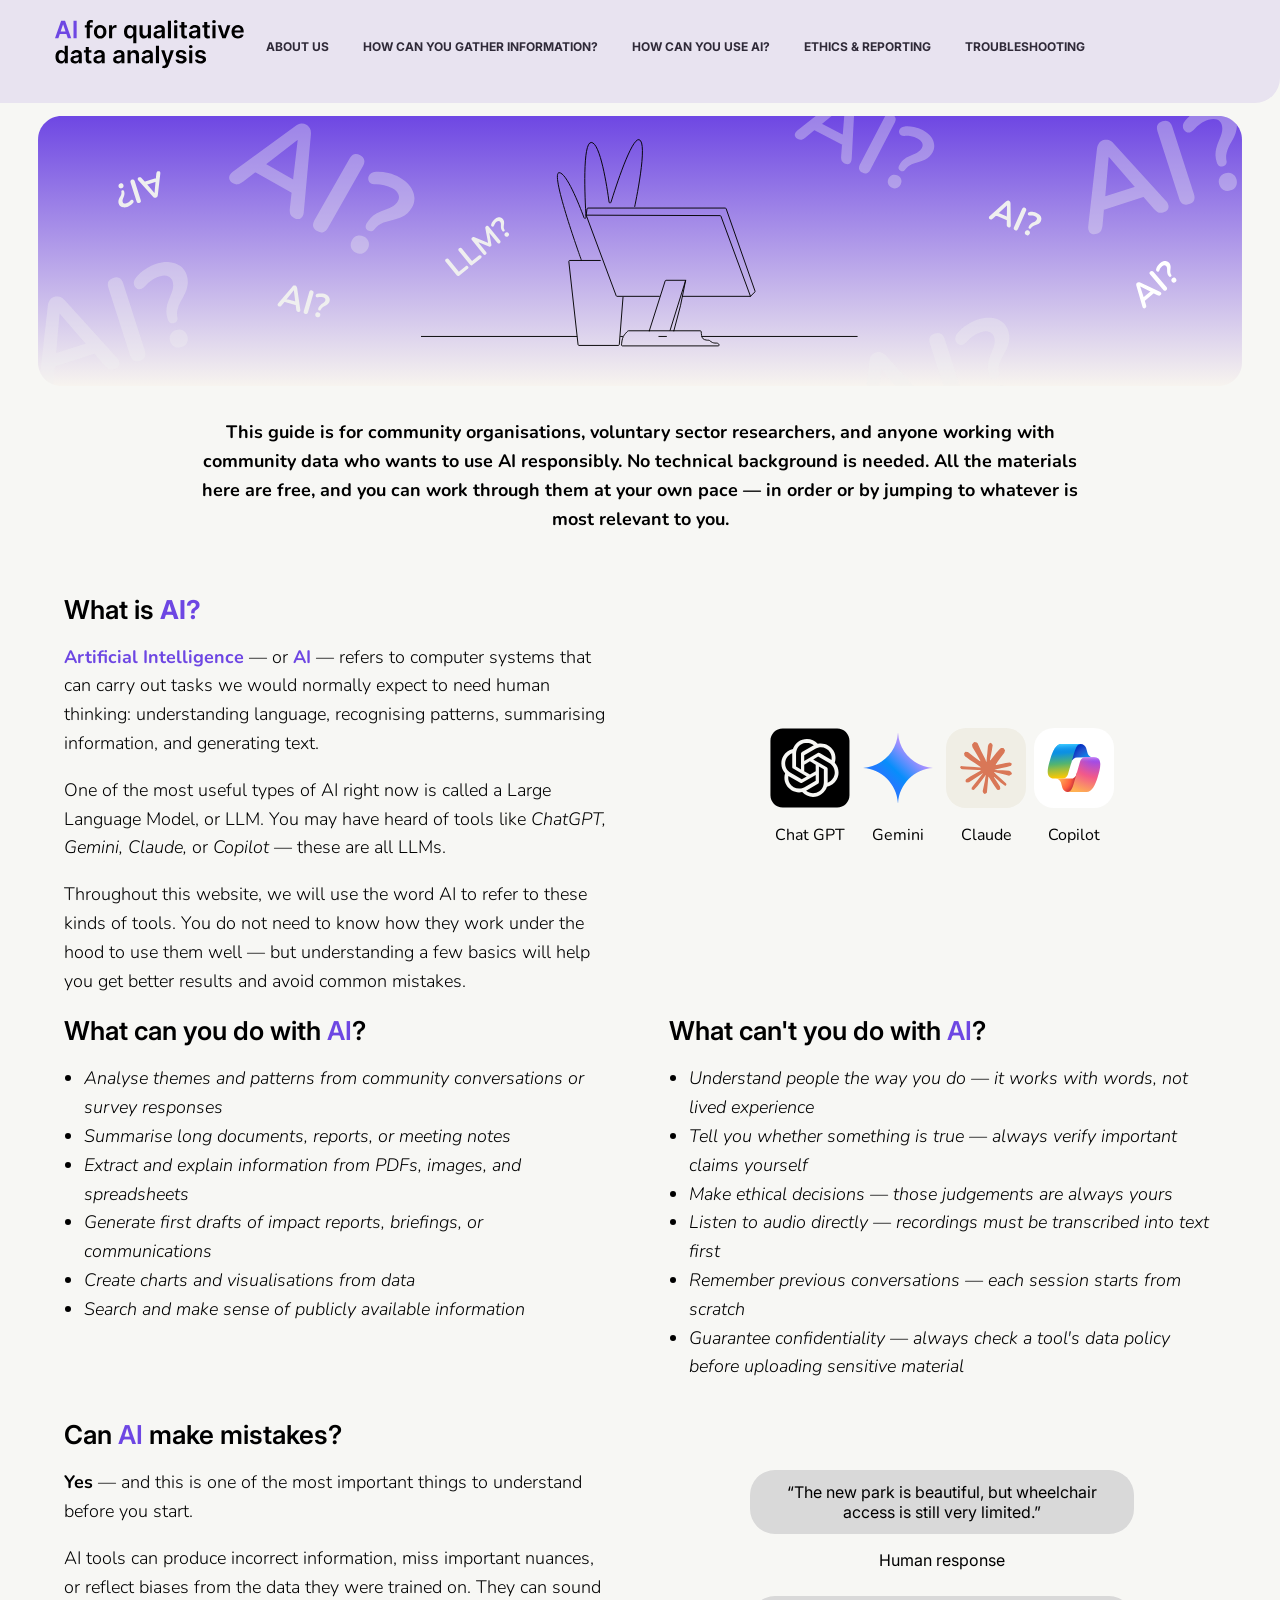
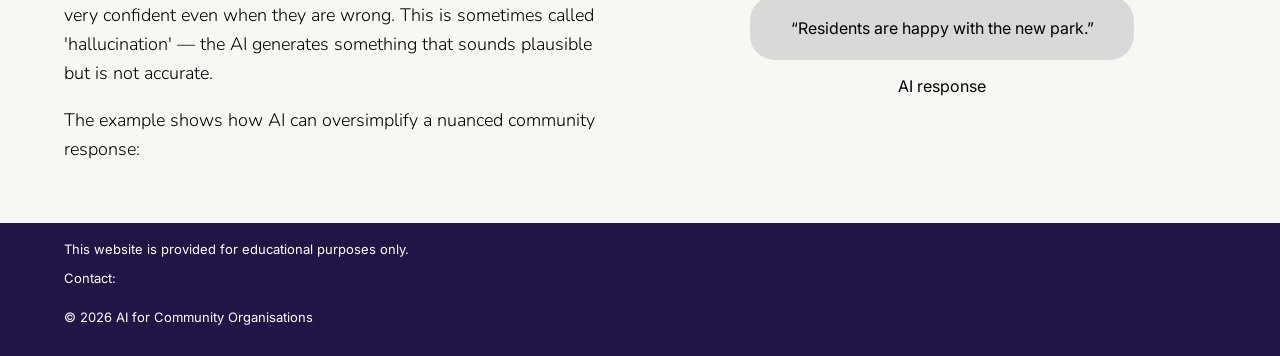
<file: index.html>
<!DOCTYPE html>
<html lang="en">
<head>
    <meta charset="UTF-8">
    <meta name="viewport" content="width=device-width, initial-scale=1.0">
    <title>AI guidance</title>
    <link rel="stylesheet" href="style.css">
    <link rel="preconnect" href="https://fonts.googleapis.com">
    <link rel="preconnect" href="https://fonts.gstatic.com" crossorigin>
    <link href="https://fonts.googleapis.com/css2?family=Inter+Tight:ital,wght@0,100..900;1,100..900&family=Inter:ital,opsz,wght@0,14..32,100..900;1,14..32,100..900&display=swap" rel="stylesheet">
    <link href="https://fonts.googleapis.com/css2?family=Nunito:ital,wght@0,200..1000;1,200..1000&display=swap" rel="stylesheet">
</head>



<body>
    <header style="background-color: #E8E3F0; border-radius: 0px 0px 25px 0px;">
        <button class="burger-menu" id="burger-menu">

            <span></span>
            <span></span>
            
        </button>
            <!-- <section class="nav-section">
                <div class="nav-itself"></div>
            </section> -->

            <nav class="nav" id="nav">

                
                <a href="index.html" class="logo"><img src="imgs/project-name.svg"></a>
                <a class="page-link" href="aboutus.html" target="_blank">ABOUT US</a><!-- add link to about us page -->
                <a class="page-link" href="how-can-you-gather-information.html" target="_blank">HOW CAN YOU GATHER INFORMATION?</a>
                <a class="page-link" href="how-can-you-use-ai.html" target="_blank">HOW CAN YOU USE AI?</a>
                <a class="page-link" href="ethics-reporting.html" target="_blank">ETHICS & REPORTING</a>
                <a class="page-link" href="troubleshooting.html" target="_blank">TROUBLESHOOTING</a>




                <!-- <div class="dropdown">
                    <a class="dropdown-button" style="font-family: Inter;">LEARNING</a>
                    <div class="dropdown-content">
                        <a href="how-can-you-gather-information.html" target="_blank">How can you gather information?</a>
                        <a href="#">What can you do with AI?</a>
                        <a href="#">Ethics & Reporting</a>
                    </div>
                </div> -->

            </nav>
            <section class="phone-logo" style="z-index: 2000;">
                <a href="index.html">
                   <img src="imgs/project-name.svg"> 
                </a>
            </section>
            <!-- <hr> -->
             
        </header>

        <div class="intro-img">
            <img src="imgs/intro-img.svg">
        </div>

           <sectin class="home-intro-section">
            <div class="home-intro">
                <p class="paragraph-section" style="font-weight: bold;"> This guide is for community organisations, voluntary sector researchers, and anyone working with community data who wants to use AI responsibly. No technical background is needed. All the materials here are free, and you can work through them at your own pace — in order or by jumping to whatever is most relevant to you. </p>
            </div>
        </sectin>
        <!-- <section class="row one-column">
            
        </section> -->

        <!-- <div class="container"> -->
        <!-- <section class="row one-column">
            <div class="start-learning-section">
                <button class="start-learning">Start learning</button>
            </div>
        </section> -->
        <section class="row two-columns">
            <div class="what-is-ai-section">
                <p class="card-heading">What is <span style="color:#6E47E3; font-weight: 700;">AI?</span></p><br>
                <p class="paragraph-section"><span style="color:#6E47E3; font-weight: 700;"> Artificial Intelligence </span> — or <span style="color: #6E47E3;font-weight: bold;">AI</span> — refers to computer systems that can carry out tasks we would normally expect to need human thinking: understanding language, recognising patterns, summarising information, and generating text.</p> <br>

                    <p class="paragraph-section">One of the most useful types of AI right now is called a Large Language Model, or LLM. You may have heard of tools like <span style="font-style: italic;">ChatGPT, Gemini, Claude,</span> or <span style="font-style: italic;">Copilot</span> — these are all LLMs.</p><br>

                    <p class="paragraph-section">Throughout this website, we will use the word AI to refer to these kinds of tools. You do not need to know how they work under the hood to use them well — but understanding a few basics will help you get better results and avoid common mistakes.</p>
            </div>
            <div class="ai-examples-section">
                <div class="ai-example">
                    <img src="imgs/chatgpt-logo.svg">
                    <p>Chat GPT</p>
                </div>
                <div class="ai-example">
                    <img src="imgs/gemini-logo.svg">
                    <p>Gemini</p>
                </div>
                <div class="ai-example">
                    <img src="imgs/claude-logo.svg">
                    <p>Claude</p>
                </div>
                <div class="ai-example">
                    <img src="imgs/copilot-logo.svg">
                    <p>Copilot</p>
                </div>
            </div>
        </section> 

     

        <section class="row two-columns">
            <div class="what-you-can-do-with-ai-section">
                <p class="card-heading">What can you do with <span style="color: #6E47E3;">AI</span>?</p>
                <ul class="list">
                    <li>Analyse themes and patterns from community conversations or survey responses</li>
                    <li>Summarise long documents, reports, or meeting notes </li>
                    <li>Extract and explain information from PDFs, images, and spreadsheets</li>
                    <li>Generate first drafts of impact reports, briefings, or communications</li>
                    <li>Create charts and visualisations from data</li>
                    <li>Search and make sense of publicly available information</li>
                </ul>
            </div>
            <div class="what-ai-cannot-do-section">
                <p class="card-heading">What can't you do with <span style="color:#6E47E3">AI</span>?</p>
                <!-- <p class="card-heading">There are also things AI is not able to do:</p><br> -->
                <ul class="list">
                    <li>Understand people the way you do — it works with words, not lived experience</li>
                    <li>Tell you whether something is true — always verify important claims yourself </li>
                    <li>Make ethical decisions — those judgements are always yours</li>
                    <li>Listen to audio directly — recordings must be transcribed into text first</li>
                    <li>Remember previous conversations — each session starts from scratch </li>
                    <li>Guarantee confidentiality — always check a tool's data policy before uploading sensitive material </li>
                </ul>
            </div>
        </section>

        <section class="row two-columns">
            <div class="can-ai-make-mistakes-left">
                <p class="card-heading">Can <span style="color: #6E47E3;">AI</span> make mistakes?</p><br>
                <p class="paragraph-section"><span style="font-weight: bold;">Yes</span> — and this is one of the most important things to understand before you start.</p><br>
                <p class="paragraph-section">AI tools can produce incorrect information, miss important nuances, or reflect biases from the data they were trained on. They can sound very confident even when they are wrong. This is sometimes called 'hallucination' — the AI generates something that sounds plausible but is not accurate.</p><br>
                <p class="paragraph-section">The example shows how AI can oversimplify a nuanced community response:</p>
            </div>
            <div class="can-ai-make-mistakes-right">
                <div class="mistake-examples-section">
                <div class="mistake-examples mistake-example1">“The new park is beautiful, but wheelchair access is still very limited.”</div>
                <p>Human response</p>
                </div>
                <div>
                <div class="mistake-examples mistake-example2">“Residents are happy with the new park.”</div>
                <p>AI response</p>
                </div>
            </div>
        </section>

        <script src="index.js"></script>


        <footer>
            <section class="footer-section2">
                <div class="footer-block">
                    <p style="font-size: 13px; font-family: Inter; padding-top: 5px; ">This website is provided for educational purposes only.</p>
                    <p style="font-size: 13px; font-family: Inter; padding-bottom: 10px; ">Contact: </p>
                    <p style="font-size: 13px; font-family: Inter; ">© 2026 AI for Community Organisations</p><br>
                </div>
            </section>
        </footer>  


        <!-- </div>  -->
</body>
</html>
</file>
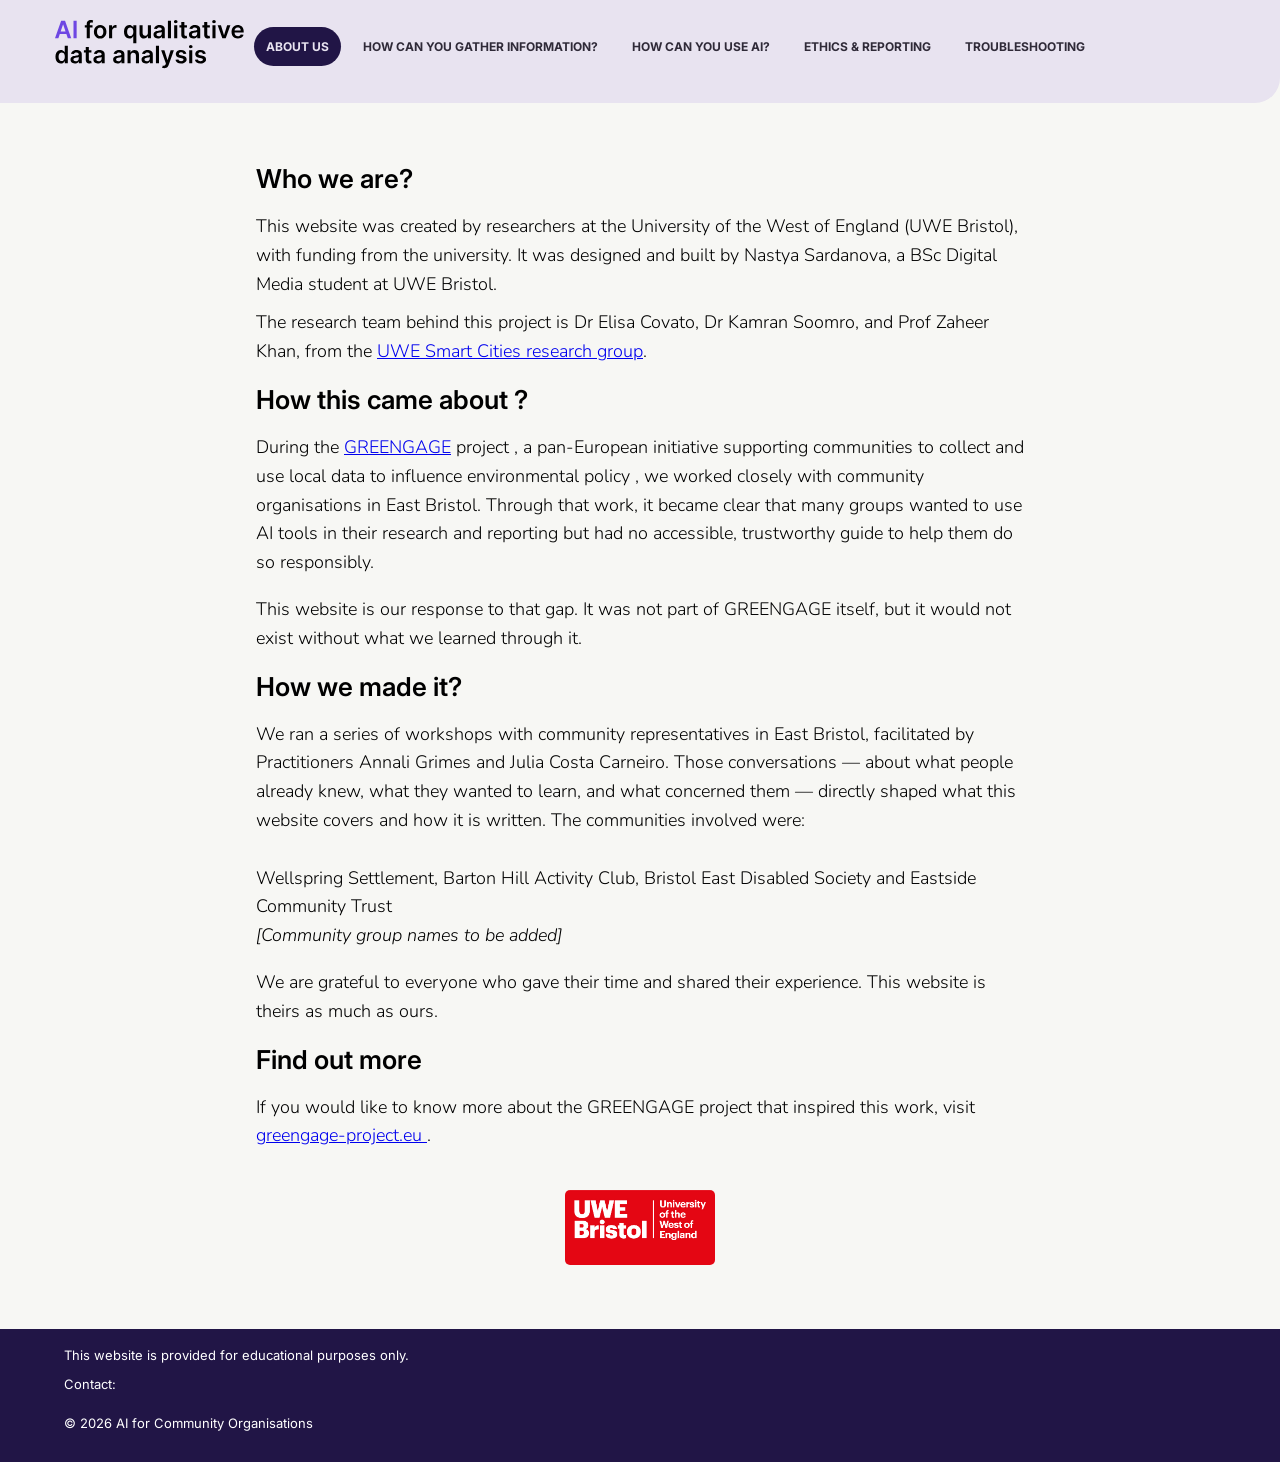
<file: aboutus.html>
<!DOCTYPE html>
<html lang="en">
<head>
    <meta charset="UTF-8">
    <meta name="viewport" content="width=device-width, initial-scale=1.0">
    <title>About Us</title>
    <link rel="stylesheet" href="style.css">
    <link rel="preconnect" href="https://fonts.googleapis.com">
    <link rel="preconnect" href="https://fonts.gstatic.com" crossorigin>
    <link href="https://fonts.googleapis.com/css2?family=Inter+Tight:ital,wght@0,100..900;1,100..900&family=Inter:ital,opsz,wght@0,14..32,100..900;1,14..32,100..900&display=swap" rel="stylesheet">
    <link href="https://fonts.googleapis.com/css2?family=Nunito:ital,wght@0,200..1000;1,200..1000&display=swap" rel="stylesheet">
</head>
<body>
    <header style="background-color: #E8E3F0; border-radius: 0px 0px 25px 0px;">
        <button class="burger-menu" id="burger-menu">

            <span></span>
            <span></span>
            
        </button>
            <nav class="nav" id="nav">
                <a href="index.html" class="logo"><img src="imgs/project-name.svg"></a>
                <a class="page-link" style="background-color: #211546; border-radius: 25px; color: #E8E3F0;" href="aboutus.html">ABOUT US</a><!-- add link to about us page -->
                <a class="page-link" href="how-can-you-gather-information.html" target="_blank">HOW CAN YOU GATHER INFORMATION?</a>
                <a class="page-link" href="how-can-you-use-ai.html" target="_blank">HOW CAN YOU USE AI?</a>
                <a class="page-link" href="ethics-reporting.html" target="_blank">ETHICS & REPORTING</a>
                <a class="page-link" href="troubleshooting.html" target="_blank">TROUBLESHOOTING</a>

            </nav>
            <section class="phone-logo" style="z-index: 2000;">
                <a href="index.html">
                   <img src="imgs/project-name.svg"> 
                </a>
            </section>
        </header>
    <main>
        <section class="about-us-section">
            <div class="about-us-paragraph">
                <p class="card-heading">Who we are?</p><br>
                <p class="paragraph-section"">This website was created by researchers at the University of the West of England (UWE Bristol), with funding from the university. It was designed and built by Nastya Sardanova, a BSc Digital Media student at UWE Bristol.</p> 
                <p class="paragraph-section" style="padding-top: 10px;">The research team behind this project is Dr Elisa Covato, Dr Kamran Soomro, and Prof Zaheer Khan, from the <a href="https://www.uwe.ac.uk/research/centres-and-groups/csrc/research-themes/smart-cities">UWE Smart Cities research group</a>.</p><br>
                <p class="card-heading">How this came about ?</p><br>
                <p class="paragraph-section">During the <a href="https://www.greengage-project.eu/">GREENGAGE</a> project , a pan-European initiative supporting communities to collect and use local data to influence environmental policy , we worked closely with community organisations in East Bristol. Through that work, it became clear that many groups wanted to use AI tools in their research and reporting but had no accessible, trustworthy guide to help them do so responsibly. 
                </p><br>
                <p class="paragraph-section">This website is our response to that gap. It was not part of GREENGAGE itself, but it would not exist without what we learned through it. 
                </p><br>
                <p class="card-heading">How we made it?</p><br>
                <p class="paragraph-section">We ran a series of workshops with community representatives in East Bristol, facilitated by Practitioners Annali Grimes and Julia Costa Carneiro. Those conversations — about what people already knew, what they wanted to learn, and what concerned them — directly shaped what this website covers and how it is written. The communities involved were: <br><br>
                    Wellspring Settlement, Barton Hill Activity Club, Bristol East Disabled Society and Eastside Community Trust<br>
                    <span style="font-style: italic;">[Community group names to be added]</span>
                </p><br>
                <p class="paragraph-section">We are grateful to everyone who gave their time and shared their experience. This website is theirs as much as ours. </p><br>
                <p class="card-heading">Find out more </p><br>
                <p class="paragraph-section">If you would like to know more about the GREENGAGE project that inspired this work, visit <a href="https://www.greengage-project.eu/">greengage-project.eu </a>.</p>
            </div>
        </section>

        <section class="uwe-logo-section">
            <div class="uwe-logo">
                <img src="imgs/uwe-logo.jpg">
            </div>
        </section>
    </main>
    <script src="index.js"></script>
    <footer>
        <section class="footer-section2">
            <div class="footer-block">
                <p style="font-size: 13px; font-family: Inter; padding-top: 5px; ">This website is provided for educational purposes only.</p>
                <p style="font-size: 13px; font-family: Inter; padding-bottom: 10px; ">Contact: </p>
                <p style="font-size: 13px; font-family: Inter; ">© 2026 AI for Community Organisations</p><br>
            </div>
        </section>
    </footer>  
</body>
</html>
</file>
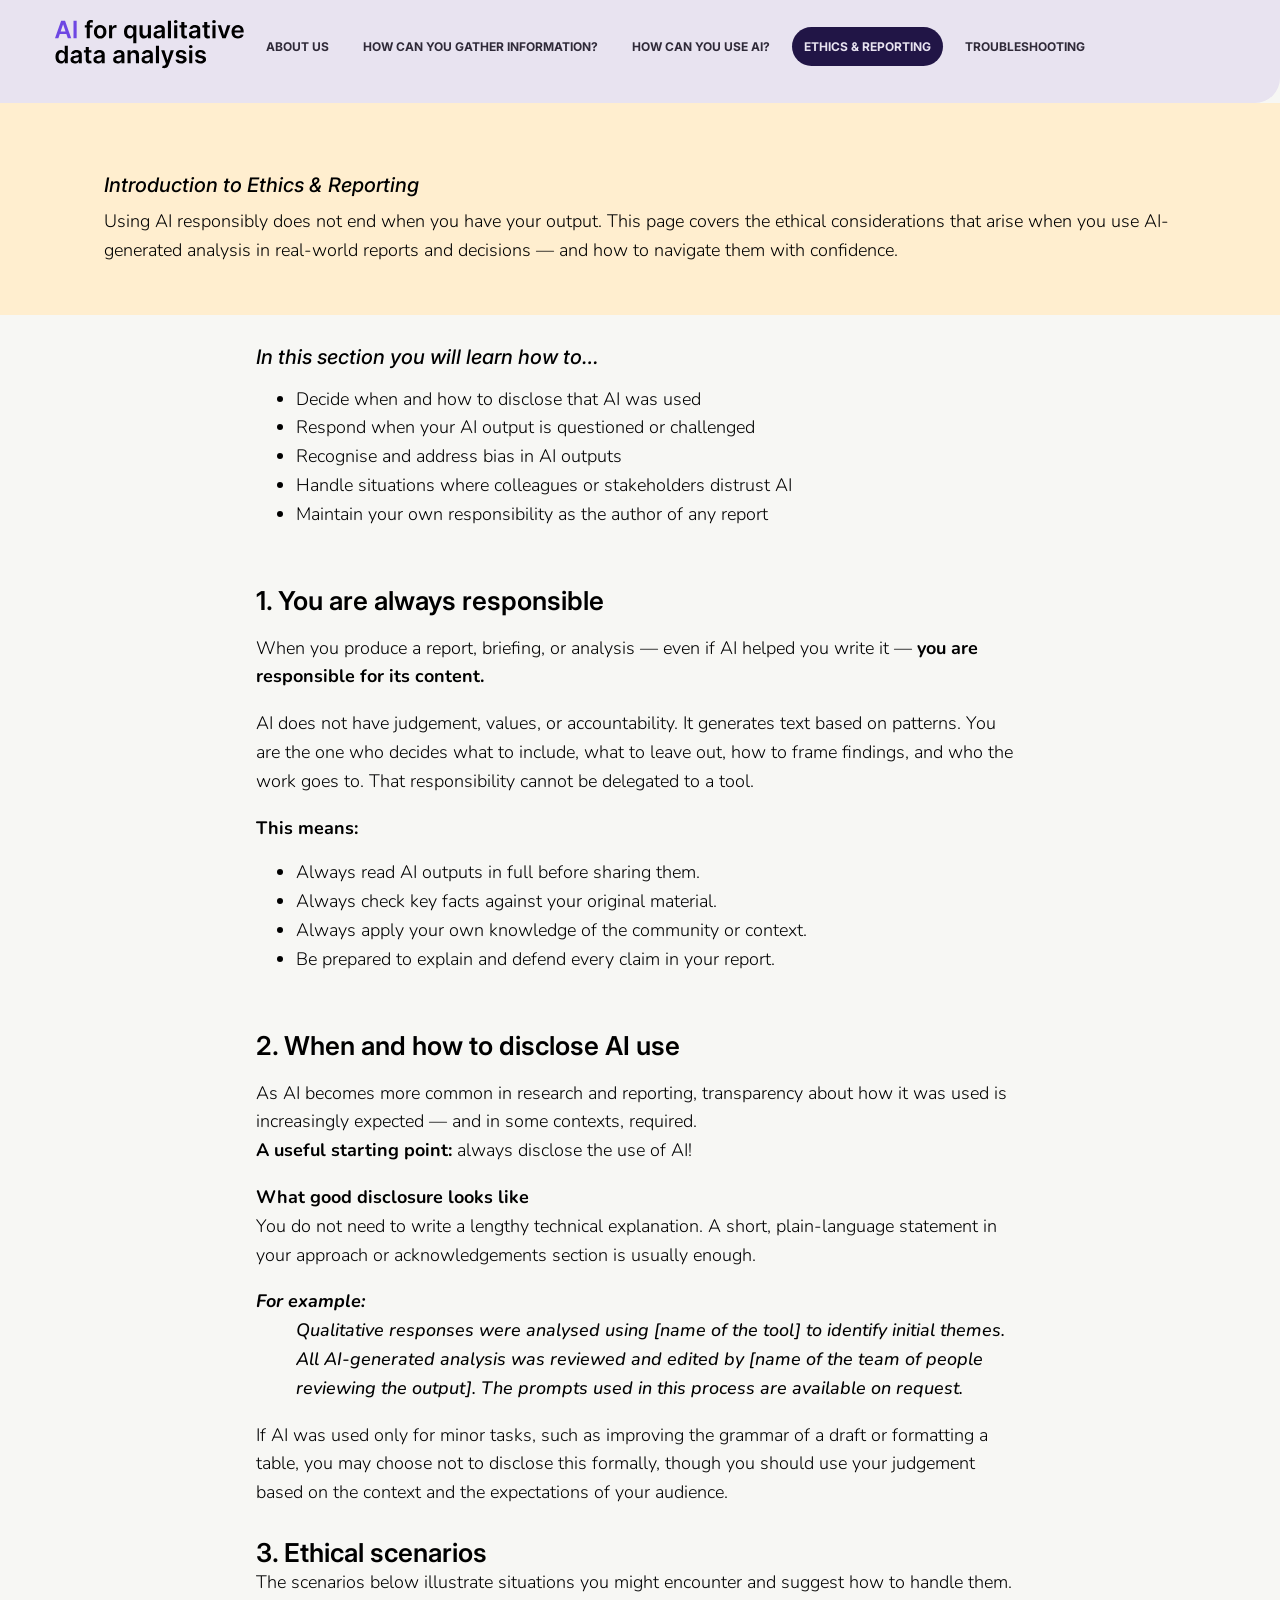
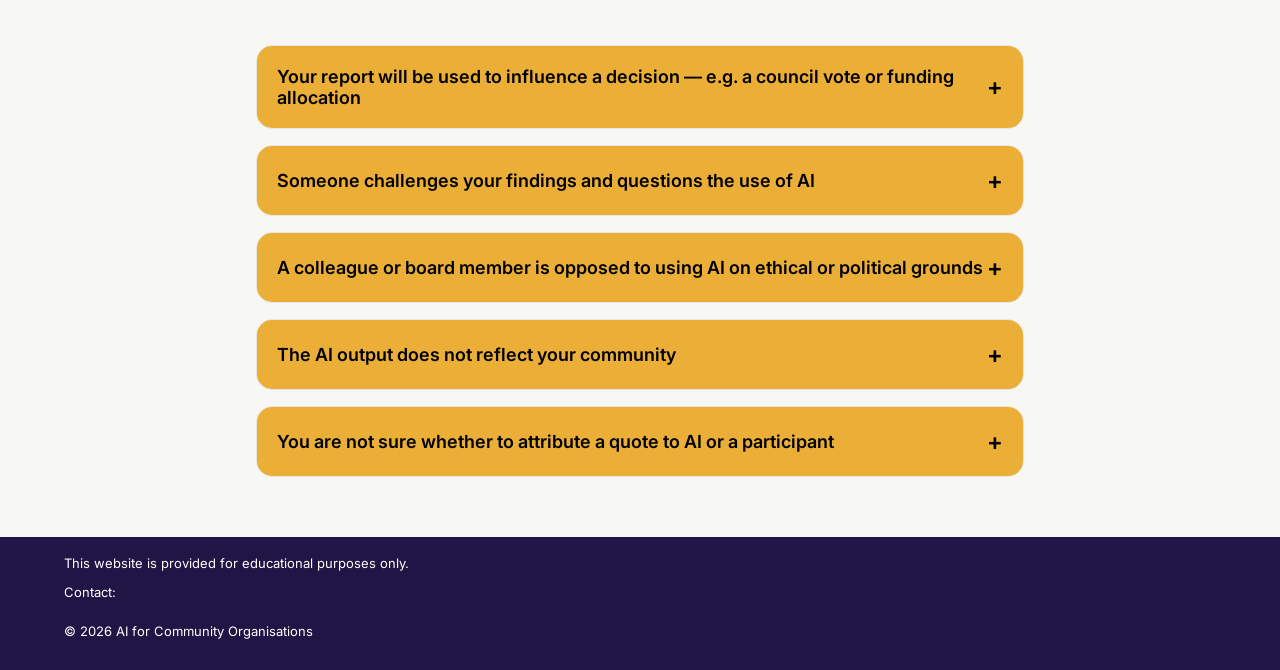
<file: ethics-reporting.html>
<!DOCTYPE html>
<html lang="en">
<head>
    <meta charset="UTF-8">
    <meta name="viewport" content="width=device-width, initial-scale=1.0">
    <title>Ethics & Reporting</title>
    <link rel="stylesheet" href="style.css">
    <link rel="preconnect" href="https://fonts.googleapis.com">
    <link rel="preconnect" href="https://fonts.gstatic.com" crossorigin>
    <link href="https://fonts.googleapis.com/css2?family=Inter+Tight:ital,wght@0,100..900;1,100..900&family=Inter:ital,opsz,wght@0,14..32,100..900;1,14..32,100..900&display=swap" rel="stylesheet">
    <link href="https://fonts.googleapis.com/css2?family=Nunito:ital,wght@0,200..1000;1,200..1000&display=swap" rel="stylesheet">
    <link href="https://fonts.googleapis.com/css2?family=Roboto+Mono:ital,wght@0,100..700;1,100..700&display=swap" rel="stylesheet">
</head>

<body>
    <header style="background-color: #E8E3F0; border-radius: 0px 0px 25px 0px;">
        <button class="burger-menu" id="burger-menu">

            <span></span>
            <span></span>
            
        </button>
            <nav class="nav" id="nav">
                <a href="index.html" class="logo"><img src="imgs/project-name.svg"></a>
                <a class="page-link" href="aboutus.html" target="_blank">ABOUT US</a><!-- add link to about us page -->
                <a class="page-link" href="how-can-you-gather-information.html" target="_blank">HOW CAN YOU GATHER INFORMATION?</a>
                <a class="page-link" href="how-can-you-use-ai.html" target="_blank">HOW CAN YOU USE AI?</a>
                <a class="page-link" href="ethics-reporting.html" style="background-color: #211546; border-radius: 25px; color: #E8E3F0;">ETHICS & REPORTING</a>
                <a class="page-link" href="troubleshooting.html" target="_blank">TROUBLESHOOTING</a>

            </nav>
            <section class="phone-logo" style="z-index: 2000;">
                <a href="index.html">
                   <img src="imgs/project-name.svg"> 
                </a>
            </section>
        </header>
    <main>

        <section class="intro-how-can-you-use-ai-section">
            <div class="intro-how-can-you-use-ai">
                <p class="sub-headings">Introduction to Ethics & Reporting</p>
                <p class="paragraph-section"> Using AI responsibly does not end when you have your output. This page covers the ethical considerations that arise when you use AI-generated analysis in real-world reports and decisions — and how to navigate them with confidence.
                </p>
            </div>
        </section>

        <section class="in-this-section-how-can-you-use-ai-section">
            <div class="in-this-section-how-can-you-use-ai">
                <p class="sub-headings">In this section you will learn how to… </p>
                <ul>
                    <li class="paragraph-section">Decide when and how to disclose that AI was used </li>
                    <li class="paragraph-section">Respond when your AI output is questioned or challenged </li>
                    <li class="paragraph-section">Recognise and address bias in AI outputs </li>
                    <li class="paragraph-section">Handle situations where colleagues or stakeholders distrust AI </li>
                    <li class="paragraph-section">Maintain your own responsibility as the author of any report </li>
                </ul>
            </div>
        </section>

        <section class="tools-you-can-use-section">
            <div class="tools-you-can-use-heading">
                <p class="card-heading">1. You are always responsible</p><br>
                <p class="paragraph-section">When you produce a report, briefing, or analysis — even if AI helped you write it — <span style="font-weight: bold;">you are responsible for its content.</span> </p><br>
                <p class="paragraph-section">AI does not have judgement, values, or accountability. It generates text based on patterns. You are the one who decides what to include, what to leave out, how to frame findings, and who the work goes to. That responsibility cannot be delegated to a tool. 
                </p><br>
                <p class="paragraph-section" style="font-weight: bold;">This means: </p>
                  <ul>
                    <li class="paragraph-section">Always read AI outputs in full before sharing them. </li>
                    <li class="paragraph-section">Always check key facts against your original material.</li>
                    <li class="paragraph-section">Always apply your own knowledge of the community or context.  </li>
                    <li class="paragraph-section">Be prepared to explain and defend every claim in your report. </li>
                </ul>

            </div>
        </section>

        <section class="tools-you-can-use-section">
            <div class="tools-you-can-use-heading">
                <p class="card-heading">2. When and how to disclose AI use</p><br>
                <p class="paragraph-section">As AI becomes more common in research and reporting, transparency about how it was used is increasingly expected — and in some contexts, required. </p>
                <p class="paragraph-section"> <span style="font-weight: bold;">A useful starting point:</span> always disclose the use of AI! 
                </p><br>
                <p class="paragraph-section" style="font-weight: bold;">What good disclosure looks like </p>
                <p class="paragraph-section">You do not need to write a lengthy technical explanation. A short, plain-language statement in your approach or acknowledgements section is usually enough. </p><br>
                <p class="paragraph-section" style="font-weight: bold; font-style: italic;">For example:</p>
                <ul style="margin: 0;">
                    <li class="paragraph-section" style="font-style: italic; font-weight: 500; list-style: none;">Qualitative responses were analysed using [name of the tool] to identify initial themes. All AI-generated analysis was reviewed and edited by [name of the team of people reviewing the output]. The prompts used in this process are available on request. </li>
                </ul><br>
                <p class="paragraph-section">If AI was used only for minor tasks, such as improving the grammar of a draft or formatting a table, you may choose not to disclose this formally, though you should use your judgement based on the context and the expectations of your audience. </p>

            </div>
        </section>

        <section class="in-this-section-how-can-you-use-ai-section">
            <div class="in-this-section-how-can-you-use-ai">
                <p class="card-heading">3. Ethical scenarios</p>
                <p class="paragraph-section">The scenarios below illustrate situations you might encounter and suggest how to handle them. </p><br>
            </div>
        </section>

        <section class="prompt-examples-section">
            <div class="prompt-examples">
                <div class="accordion">

                    <div class="accordion-item">
                        <button class="accordion-header" style="background-color: #EBAF38">
                            <div class="accordion-header-group">
                                <span style="color: black;">Your report will be used to influence a decision — e.g. a council vote or funding allocation</span>
                            </div>
                            <span class="accordion-icon" style="color: black">+</span>
                        </button>
                        <div class="accordion-content" style="background-color: white;">
                            <p class="paragraph-section">
                            <span style="font-family: Inter; font-weight: 600;">Scenario:</span> You have produced an impact report using AI analysis of community consultation responses. It will be presented to councillors to support a budget decision. 
                            </p><br>
                            <p class="paragraph-section">
                            <span style="font-family: Inter; font-weight: 600;">What to do:</span>
                            Be especially thorough in your review. Cross-check every key finding against the original responses. Disclose clearly that AI was used for initial analysis and that the findings were verified by the research team. Be prepared to share the original data if asked. Never present AI-generated text as if it were a direct quote from participants.
                            </p>
                        </div>
                    </div>

                    <div class="accordion-item">
                        <button class="accordion-header" style="background-color: #EBAF38">
                            <div class="accordion-header-group">
                                <span style="color: black;">Someone challenges your findings and questions the use of AI</span>
                            </div>
                            <span class="accordion-icon" style="color: black">+</span>
                        </button>
                        <div class="accordion-content" style="background-color: white;">
                            <p class="paragraph-section">
                            <span style="font-family: Inter; font-weight: 600;">Scenario:</span>A stakeholder or colleague says they do not trust the report because AI was involved and argues the findings may be biased or inaccurate.
                            </p><br>
                            <p class="paragraph-section">
                            <span style="font-family: Inter; font-weight: 600;">What to do:</span>
                            Stay calm and take the challenge seriously. Explain what AI was used for and what it was not used for. Show that you have reviewed and validated the outputs against the original material. If they identify a specific concern, investigate it — they may be right. Being open about the process, including its limitations, builds more trust than being defensive. 
                            </p>
                        </div>
                    </div>

                     <div class="accordion-item">
                        <button class="accordion-header" style="background-color: #EBAF38">
                            <div class="accordion-header-group">
                                <span style="color: black;">A colleague or board member is opposed to using AI on ethical or political grounds</span>
                            </div>
                            <span class="accordion-icon" style="color: black">+</span>
                        </button>
                        <div class="accordion-content" style="background-color: white;">
                            <p class="paragraph-section">
                            <span style="font-family: Inter; font-weight: 600;">Scenario:</span>Someone in your organisation does not want AI used in your work. Their concerns may be about privacy, environmental impact, the tech industry, or values more broadly.
                            </p><br>
                            <p class="paragraph-section">
                            <span style="font-family: Inter; font-weight: 600;">What to do:</span>
                            Listen to their concerns and take them seriously — they may be well-founded. Discuss whether and how AI will be used before you start, not after. Consider whether it is possible to limit AI use to specific tasks they are comfortable with (e.g. drafting rather than analysis). Document the discussion and any agreements. In some cases, the right answer may be not to use AI for a particular piece of work.                            </p>
                        </div>
                    </div>

                     <div class="accordion-item">
                        <button class="accordion-header" style="background-color: #EBAF38">
                            <div class="accordion-header-group">
                                <span style="color: black;">The AI output does not reflect your community</span>
                            </div>
                            <span class="accordion-icon" style="color: black">+</span>
                        </button>
                        <div class="accordion-content" style="background-color: white;">
                            <p class="paragraph-section">
                            <span style="font-family: Inter; font-weight: 600;">Scenario:</span> The AI's thematic analysis seems to miss or flatten important experiences, particularly from marginalised or less vocal participants.
                            </p><br>
                            <p class="paragraph-section">
                            <span style="font-family: Inter; font-weight: 600;">What to do:</span>
                            Go back to the original material. Look specifically at the responses that seem underrepresented. Write additional analysis by hand for those voices. Consider framing this explicitly in your report: 'The AI analysis identified the following majority themes. A separate review identified the following concerns raised by a smaller number of participants, which the team considered significant.' Quantitative proportions can be misleading when working with small or diverse communities.
                        </div>
                    </div>

                    <div class="accordion-item">
                        <button class="accordion-header" style="background-color: #EBAF38">
                            <div class="accordion-header-group">
                                <span style="color: black;">You are not sure whether to attribute a quote to AI or a participant</span>
                            </div>
                            <span class="accordion-icon" style="color: black">+</span>
                        </button>
                        <div class="accordion-content" style="background-color: white;">
                            <p class="paragraph-section">
                            <span style="font-family: Inter; font-weight: 600;">Scenario:</span> The AI has produced a summary sentence that paraphrases participant responses, but it is not a direct quote. You are unsure how to present it. 
                            </p><br>
                            <p class="paragraph-section">
                            <span style="font-family: Inter; font-weight: 600;">What to do:</span>
                             Never present AI-generated text as a direct participant quote. If something is a paraphrase or synthesis produced by AI, present it as such — e.g. 'Participants expressed concerns about access, including issues related to transport and opening times.' If you want to use a direct quote, go back to the original transcript and find one.
                        </div>
                    </div>
                    
                    


                </div>
    
            </div>
        
        </section>

        </main>
        <script src="ethics-reporting.js"></script>
        <script src="index.js"></script>

        <footer>
            <section class="footer-section2">
                <div class="footer-block">
                    <p style="font-size: 13px; font-family: Inter; padding-top: 5px; ">This website is provided for educational purposes only.</p>
                    <p style="font-size: 13px; font-family: Inter; padding-bottom: 10px; ">Contact: </p>
                    <p style="font-size: 13px; font-family: Inter; ">© 2026 AI for Community Organisations</p><br>
                </div>
            </section>
        </footer>  

        </body>
</file>
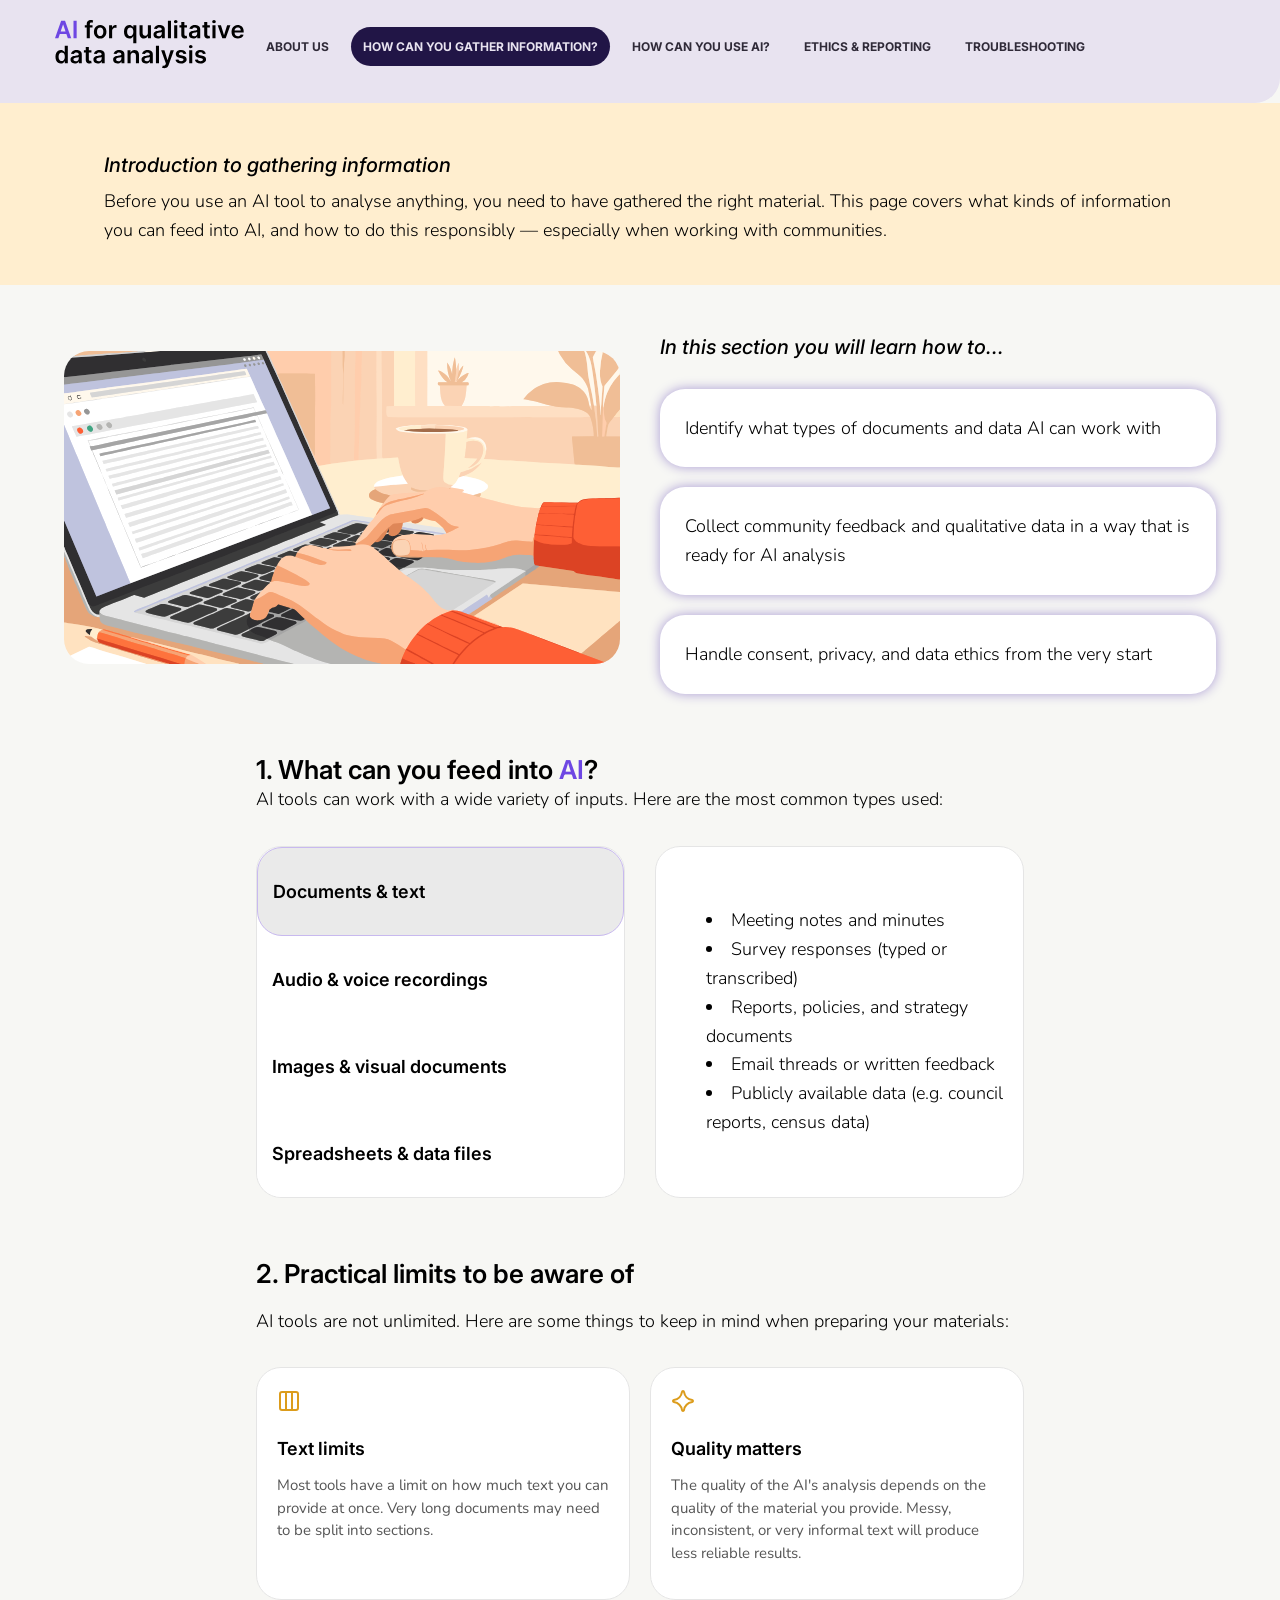
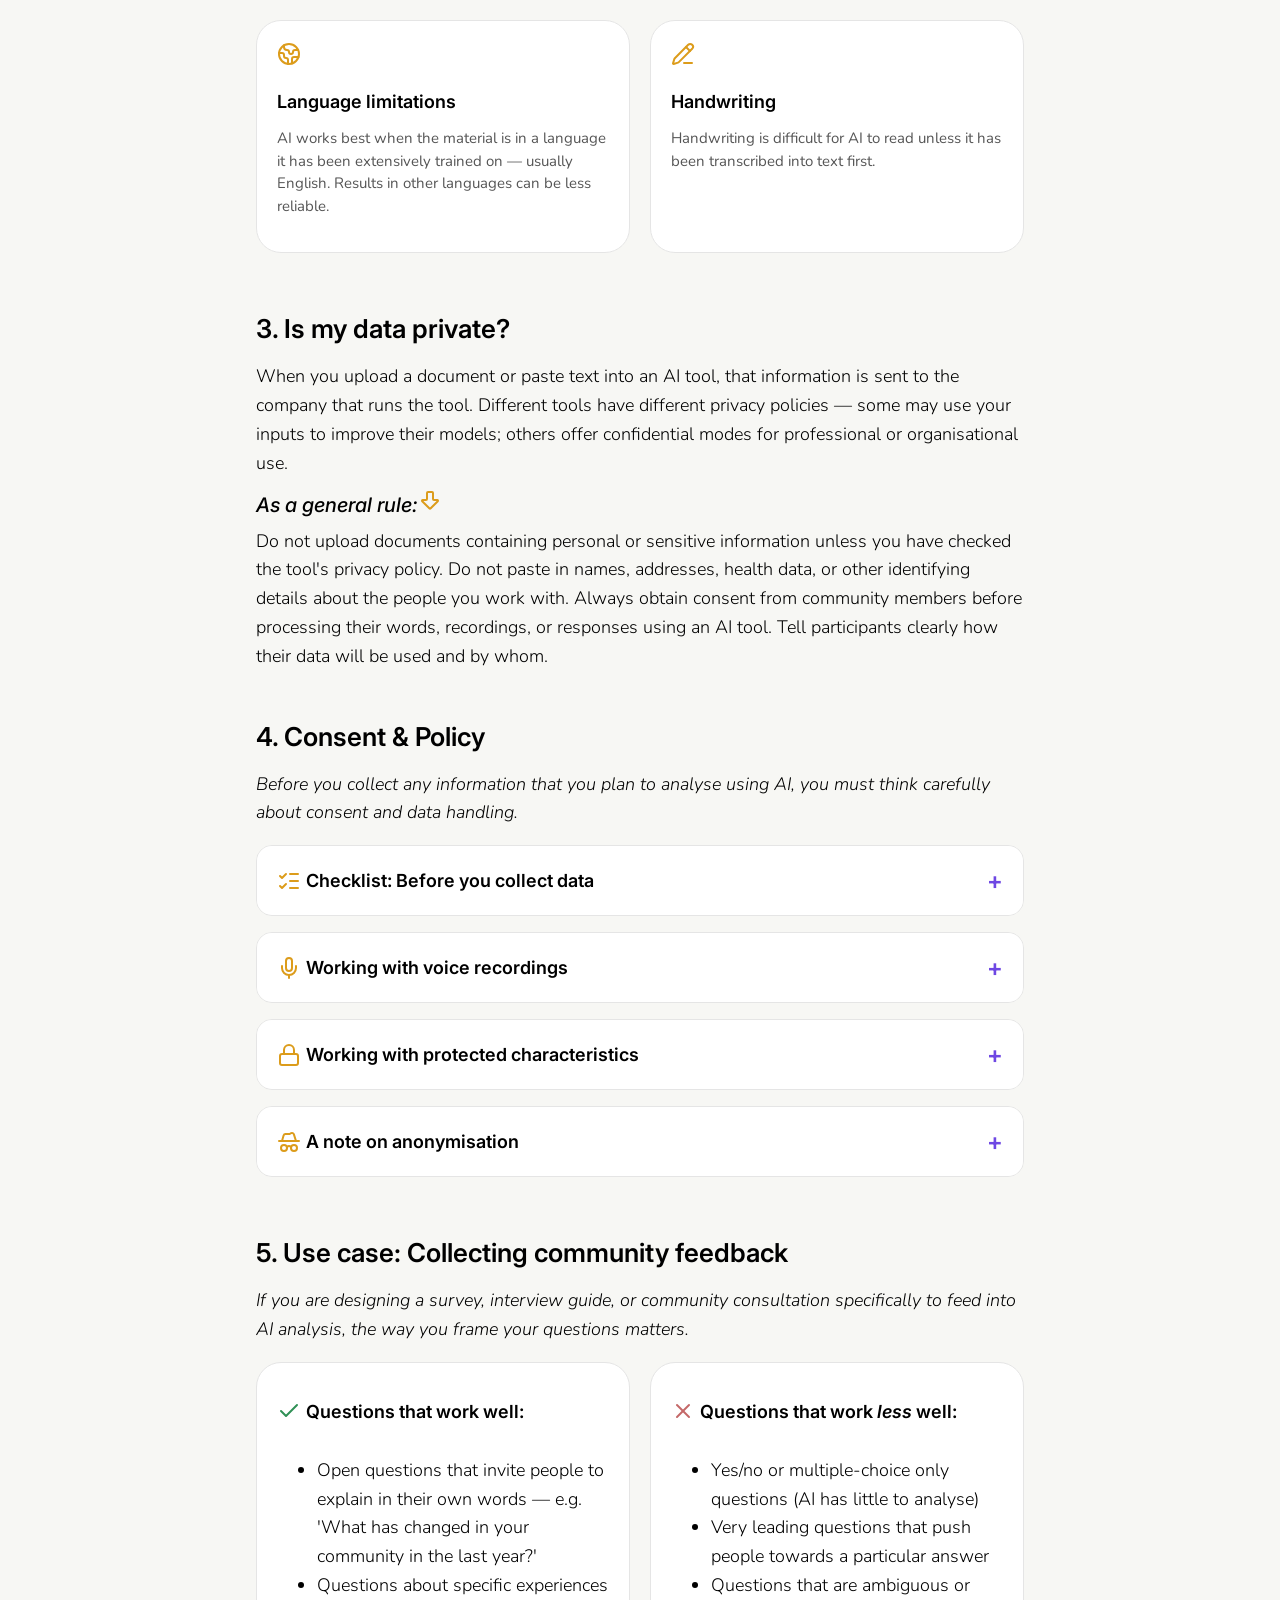
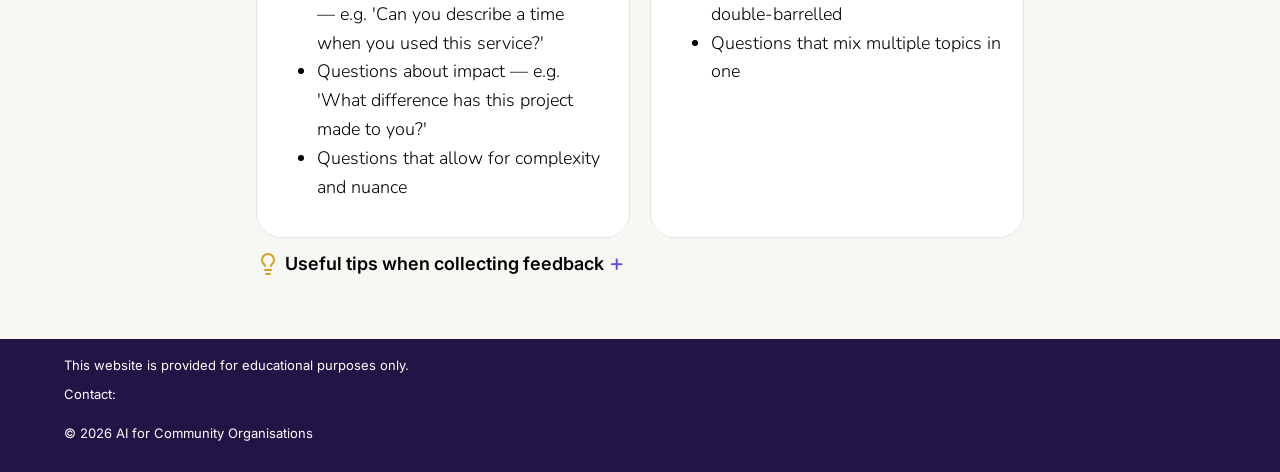
<file: how-can-you-gather-information.html>
<!DOCTYPE html>
<html lang="en">
<head>
    <meta charset="UTF-8">
    <meta name="viewport" content="width=device-width, initial-scale=1.0">
    <title>Gathering information</title>
    <link rel="stylesheet" href="style.css">
    <link rel="preconnect" href="https://fonts.googleapis.com">
    <link rel="preconnect" href="https://fonts.gstatic.com" crossorigin>
    <link href="https://fonts.googleapis.com/css2?family=Inter+Tight:ital,wght@0,100..900;1,100..900&family=Inter:ital,opsz,wght@0,14..32,100..900;1,14..32,100..900&display=swap" rel="stylesheet">
    <link href="https://fonts.googleapis.com/css2?family=Nunito:ital,wght@0,200..1000;1,200..1000&display=swap" rel="stylesheet">
</head>
<body>
    <header style="background-color: #E8E3F0; border-radius: 0px 0px 25px 0px;">
        <button class="burger-menu" id="burger-menu">

            <span></span>
            <span></span>
            
        </button>
            <nav class="nav" id="nav">
                <a href="index.html" class="logo"><img src="imgs/project-name.svg"></a>
                <a class="page-link" href="aboutus.html" target="_blank">ABOUT US</a><!-- add link to about us page -->
                <a class="page-link" href="how-can-you-gather-information.html" style="background-color: #211546; border-radius: 25px; color: #E8E3F0;">HOW CAN YOU GATHER INFORMATION?</a>
                <a class="page-link" href="how-can-you-use-ai.html" target="_blank">HOW CAN YOU USE AI?</a>
                <a class="page-link" href="ethics-reporting.html" target="_blank">ETHICS & REPORTING</a>
                <a class="page-link" href="troubleshooting.html" target="_blank">TROUBLESHOOTING</a>

            </nav>
            <section class="phone-logo" style="z-index: 2000;">
                <a href="index.html">
                   <img src="imgs/project-name.svg"> 
                </a>
            </section>
        </header>
    <main>

        <section class="intro-to-gathering-info-section">
            <div class="intro-to-gathering-info">
                <p class="sub-headings">Introduction to gathering information</p>
                <p class="paragraph-section">Before you use an AI tool to analyse anything, you need to have gathered the right material. This page covers what kinds of information you can feed into AI, and how to do this responsibly — especially when working with communities.</p>
            </div>
        </section>

        <section class="in-this-section-gathering-info-section">
            <div class="in-this-section-left">
                <!-- <p class="sub-headings">In this section you will learn how to...</p> -->
                 <img src="imgs/img-gathering-info.svg">
            </div>
            <div class="in-this-section-right">
                <p class="sub-headings">In this section you will learn how to...</p>
                <div class="in-this-section-content">
                    <p class="paragraph-section">Identify what types of documents and data AI can work with</p>
                </div>
                <div class="in-this-section-content">
                    <p class="paragraph-section">Collect community feedback and qualitative data in a way that is ready for AI analysis </p>
                </div>
                <div class="in-this-section-content">
                    <p class="paragraph-section">Handle consent, privacy, and data ethics from the very start </p>
                </div>
            </div>
        </section>

        <section class="what-can-you-feed-into-ai-section">
            <div class="what-can-you-feed-into-ai">
                <p class="card-heading">1. What can you feed into <span style="color: #6E47E3">AI</span>?</p>
                <p class="paragraph-section">AI tools can work with a wide variety of inputs. Here are the most common types used:</p>
                <!-- <p class="sub-headings">Documents and text</p> -->
            </div>
        </section>

        <!-- <section class="row two-columns">
            <div class="feed-into-ai-menu">
                <div class="feed-into-ai-menu-section">
                    <div class="docs-text feed-into-ai-menu-part"><p class="feed-headings">Documents & text</p></div>
                    <div class="audio-voice feed-into-ai-menu-part"><p class="feed-headings">Audio & voice recordings</p></div>
                    <div class="images-visual feed-into-ai-menu-part"><p class="feed-headings">Images & visual documents</p></div>
                    <div class="spewasheets-data feed-into-ai-menu-part"><p class="feed-headings">Spreadsheets & data files</p></div>
                </div>
            </div>
            <div class="feed-into-ai-content">
                <div class="content-visual"></div>
                <div class="content-text"></div>
            </div>
        </section> -->

        <section class="feed-into-ai-section">
            <div class="test" style="border-radius: 25px;">
                <div class="docs-text feed-into-ai-menu-part"><p class="feed-headings">Documents & text</p></div>
                <div class="audio-voice feed-into-ai-menu-part"><p class="feed-headings">Audio & voice recordings</p></div>
                <div class="images-visual feed-into-ai-menu-part"><p class="feed-headings">Images & visual documents</p></div>
                <div class="spewasheets-data feed-into-ai-menu-part"><p class="feed-headings">Spreadsheets & data files</p></div>
            </div>
            <div class="test" style="border-radius: 25px; padding: 20px;">
                <div class="content-visual"></div>
                <div class="content-text"></div>
            </div>
        </section>

        <section class="practical-limits-to-be-aware-of-section">
            <div class="practical-limits-to-be-aware-of">
                <p class="card-heading"> 2. Practical limits to be aware of</p><br>
                <p class="paragraph-section">AI tools are not unlimited. Here are some things to keep in mind when preparing your materials: </p>
            </div>
        </section>

        <section class="limitations-grid">

            <div class="limitation-card">
                <div class="limitation-icon"><img src="imgs/columns-3.svg" alt="text-icon"></div>
                <h3 class="limitation-title">Text limits</h3>
                <p class="limitation-description">Most tools have a limit on how much text you can provide at once. Very long documents may need to be split into sections. 
                </p>
            </div>

            <div class="limitation-card">
                <div class="limitation-icon"><img src="imgs/astroid.svg" alt="star-icon"></div>
                <h3 class="limitation-title">Quality matters</h3>
                <p class="limitation-description">
                The quality of the AI's analysis depends on the quality of the material you provide. Messy, inconsistent, or very informal text will produce less reliable results. 
                </p>
            </div>

            <div class="limitation-card">
                <div class="limitation-icon"><img src="imgs/earth.svg" alt="earth-icon"></div>
                <h3 class="limitation-title">Language limitations</h3>
                <p class="limitation-description">
                AI works best when the material is in a language it has been extensively trained on — usually English. Results in other languages can be less reliable. 
                </p>
            </div>

            <div class="limitation-card">
                <div class="limitation-icon"><img src="imgs/pencil-line.svg" alt="pencil-icon"></div>
                <h3 class="limitation-title">Handwriting</h3>
                <p class="limitation-description">
                Handwriting is difficult for AI to read unless it has been transcribed into text first. 
                </p>
            </div>
            </section>

            <section class="is-my-data-private-section">
                <div class="is-my-data-private">
                    <p class="card-heading">3. Is my data private?</p><br>
                    <p class="paragraph-section">When you upload a document or paste text into an AI tool, that information is sent to the company that runs the tool. Different tools have different privacy policies — some may use your inputs to improve their models; others offer confidential modes for professional or organisational use. 
                    </p>
                    <p class="sub-headings">As a general rule:<img src="imgs/arrow-big-down.svg"> </p>
                    <p class="paragraph-section">Do not upload documents containing personal or sensitive information unless you have checked the tool's privacy policy. 

                        Do not paste in names, addresses, health data, or other identifying details about the people you work with. 

                        Always obtain consent from community members before processing their words, recordings, or responses using an AI tool. 

                        Tell participants clearly how their data will be used and by whom. 
                    </p>
                </div>
            </section>

            <section class="consent-policy-section">
                <div class="consent-policy">
                    <p class="card-heading">4. Consent & Policy</p><br>
                    <p class="paragraph-section" style="font-style: italic;">Before you collect any information that you plan to analyse using AI, you must think carefully about consent and data handling. 
                    </p><br>
                </div>
            </section>

            <section class="consent-policy-cards">
                <div class="accordion">

                    <div class="accordion-item">
                        <button class="accordion-header">
                            <div class="accordion-header-group">
                                <img src="imgs/list-checks.svg">
                                <span> Checklist: Before you collect data </span>
                            </div>
                            <span class="accordion-icon">+</span>
                        </button>
                        <div class="accordion-content">
                            <ul>
                                <li class="paragraph-section">Explain how data will be used — including that it may be processed using an AI tool. Be specific: name the tool if possible.</li> 
                                <li class="paragraph-section">Obtain informed consent — participants should actively agree, not just have a notice in small print.</li>
                                <li class="paragraph-section">Explain who will have access to the data — and whether it will be stored in a third-party tool.</li>
                                <li class="paragraph-section">Clarify whether responses will be anonymised before analysis — and follow through on this.</li> 
                                <li class="paragraph-section">Give participants the right to withdraw — and explain what this means in practice.</li>
                                <li class="paragraph-section">Check your organisation's data protection policy before starting.</li>
                            </ul>
                        </div>
                    </div>

                    <div class="accordion-item">
                        <button class="accordion-header">
                            <div class="accordion-header-group">
                                <img src="imgs/mic.svg">
                                <span>Working with voice recordings</span>
                            </div>
                            <span class="accordion-icon">+</span>
                        </button>
                        <div class="accordion-content">
                            <ul>
                                <p class="paragraph-section" style="font-weight: bold;" >If you are recording interviews or group discussions: </p><br>
                                <li class="paragraph-section">Always ask for verbal and written consent before pressing record.</li> 
                                <li class="paragraph-section">Explain that the recording may be transcribed and that the transcript may be processed by an AI tool. </li>
                                <li class="paragraph-section">Transcribe recordings as soon as possible and store them securely.</li>
                                <li class="paragraph-section">Consider whether to anonymise names and identifying details in the transcript before uploading to an AI tool. </li> 
                                <li class="paragraph-section">Delete recordings once transcribed, unless participants have consented to their storage. </li>
                            </ul>
                        </div>
                    </div>

                    <div class="accordion-item">
                        <button class="accordion-header">
                            <div class="accordion-header-group">
                                <img src="imgs/lock.svg">
                                <span>Working with protected characteristics </span>
                            </div>
                            <span class="accordion-icon">+</span>
                        </button>
                        <div class="accordion-content">
                            <ul>
                                <p class="paragraph-section" style="font-weight: bold;" >If your research involves communities with protected characteristics — such as age, disability, ethnicity, religion, or gender — take extra care: </p><br>
                                <li class="paragraph-section">AI tools may produce outputs that reflect biases from their training data. These biases can disproportionately affect marginalised groups. </li> 
                                <li class="paragraph-section">Do not rely on AI alone to interpret responses from these communities. Human review by someone with relevant expertise or lived experience is essential. </li>
                                <li class="paragraph-section">Be particularly careful about anonymisation — small communities can be identifiable even without names. </li>
                            </ul>
                        </div>
                    </div>

                    <div class="accordion-item">
                        <button class="accordion-header">
                            <div class="accordion-header-group">
                                <img src="imgs/hat-glasses.svg">
                                <span>A note on anonymisation </span>
                            </div>
                            <span class="accordion-icon">+</span>
                        </button>
                        <div class="accordion-content">
                            <ul>
                                <p class="paragraph-section" style="font-weight: bold;" >Before uploading transcripts, survey responses, or other documents to an AI tool, consider replacing names and identifying details with neutral labels:  </p><br>
                                <li class="paragraph-section">Replace names with 'Participant 1', 'Participant 2', etc. </li> 
                                <li class="paragraph-section">Replace place names with 'local area' or a code. </li>
                                <li class="paragraph-section">Remove any details — job titles, dates, organisations — that could identify individuals. </li>
                            </ul>
                        </div>
                    </div>

                </div>
            </section>

            <section class="use-case-section">
                <div class="use-case">
                    <p class="card-heading">5. Use case: Collecting community feedback</p><br>
                    <p class="paragraph-section" style="font-style: italic;">If you are designing a survey, interview guide, or community consultation specifically to feed into AI analysis, the way you frame your questions matters.  
                    </p><br>
                </div>
            </section>

            <section class="use-case-questions">
                <div class="use-case-card">
                    <div class="use-case-card-group">
                        <img src="imgs/check.svg" alt="check icon">
                        <p class="use-case-card-title"> Questions that work well:</p>
                    </div>
                    <ul>
                        <li class="paragraph-section">Open questions that invite people to explain in their own words — e.g. 'What has changed in your community in the last year?' </li>
                        <li class="paragraph-section">Questions about specific experiences — e.g. 'Can you describe a time when you used this service?'</li>
                        <li class="paragraph-section">Questions about impact — e.g. 'What difference has this project made to you?' </li>
                        <li class="paragraph-section">Questions that allow for complexity and nuance </li>
                    </ul>
                </div>
                <div class="use-case-card">
                    <div class="use-case-card-group">
                        <img src="imgs/x.svg" alt="cross icon">
                        <p class="use-case-card-title"> Questions that work <span style="font-style: italic;">less</span> well:</p>
                    </div>
                    <ul>
                        <li class="paragraph-section">Yes/no or multiple-choice only questions (AI has little to analyse) </li>
                        <li class="paragraph-section">Very leading questions that push people towards a particular answer </li>
                        <li class="paragraph-section">Questions that are ambiguous or double-barrelled </li>
                        <li class="paragraph-section">Questions that mix multiple topics in one </li>
                    </ul>
                </div>
            </section>

            <section class="useful-tips-section">
                <div class="useful-tips">
                    <div class="useful-tips-group">
                        <img src="imgs/lightbulb.svg">
                        <p class="useful-tips-title">Useful tips when collecting feedback</p>
                        <button class="read-more-button">+</button>
                    </div>    
                    <div class="useful-tips-content">
                        <ul>
                            <li class="paragraph-section"><span style="font-weight: bold;">Collect enough material</span> — AI analysis of fewer than five or six responses may not be meaningful. </li>
                            <li class="paragraph-section"><span style="font-weight: bold;">Keep original responses intact</span> — do not paraphrase people's words before uploading. AI works best with verbatim responses. </li>
                            <li class="paragraph-section"><span style="font-weight: bold;">Note context separately</span> — if you know something important about a respondent (e.g. they are a carer, or they live in a specific area), record this separately so you can refer to it when interpreting AI outputs. </li>
                            <li class="paragraph-section"><span style="font-weight: bold;">Use consistent formats</span> — if collecting responses from multiple sources, try to use the same structure so the AI can compare across them. </li>
                        </ul>
                    </div>
                </div>
            
            </section>

            
    </main>
    <script src="script.js"></script>
    <script src="index.js"></script>

    <footer>
        <section class="footer-section2">
            <div class="footer-block">
                <p style="font-size: 13px; font-family: Inter; padding-top: 5px; ">This website is provided for educational purposes only.</p>
                <p style="font-size: 13px; font-family: Inter; padding-bottom: 10px; ">Contact: </p>
                <p style="font-size: 13px; font-family: Inter; ">© 2026 AI for Community Organisations</p><br>
            </div>
        </section>
    </footer>    
</body>
</html>
</file>
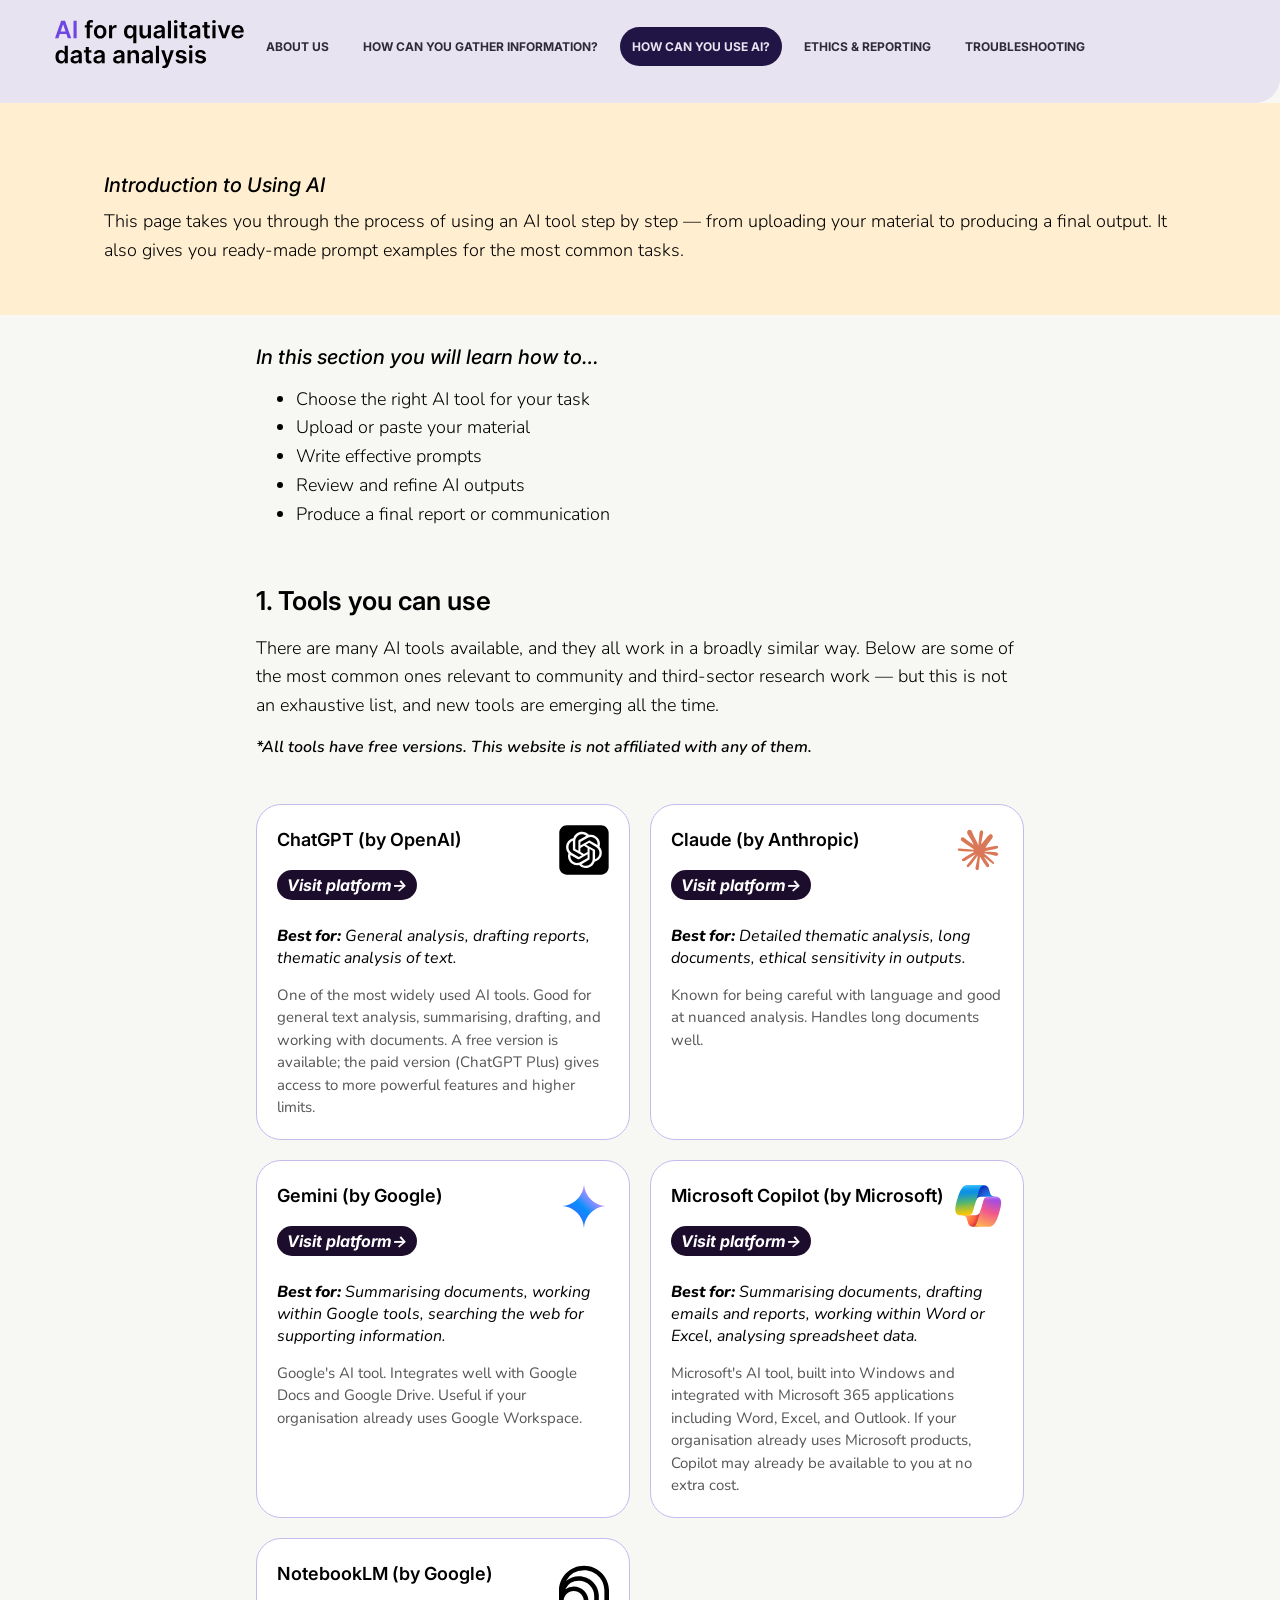
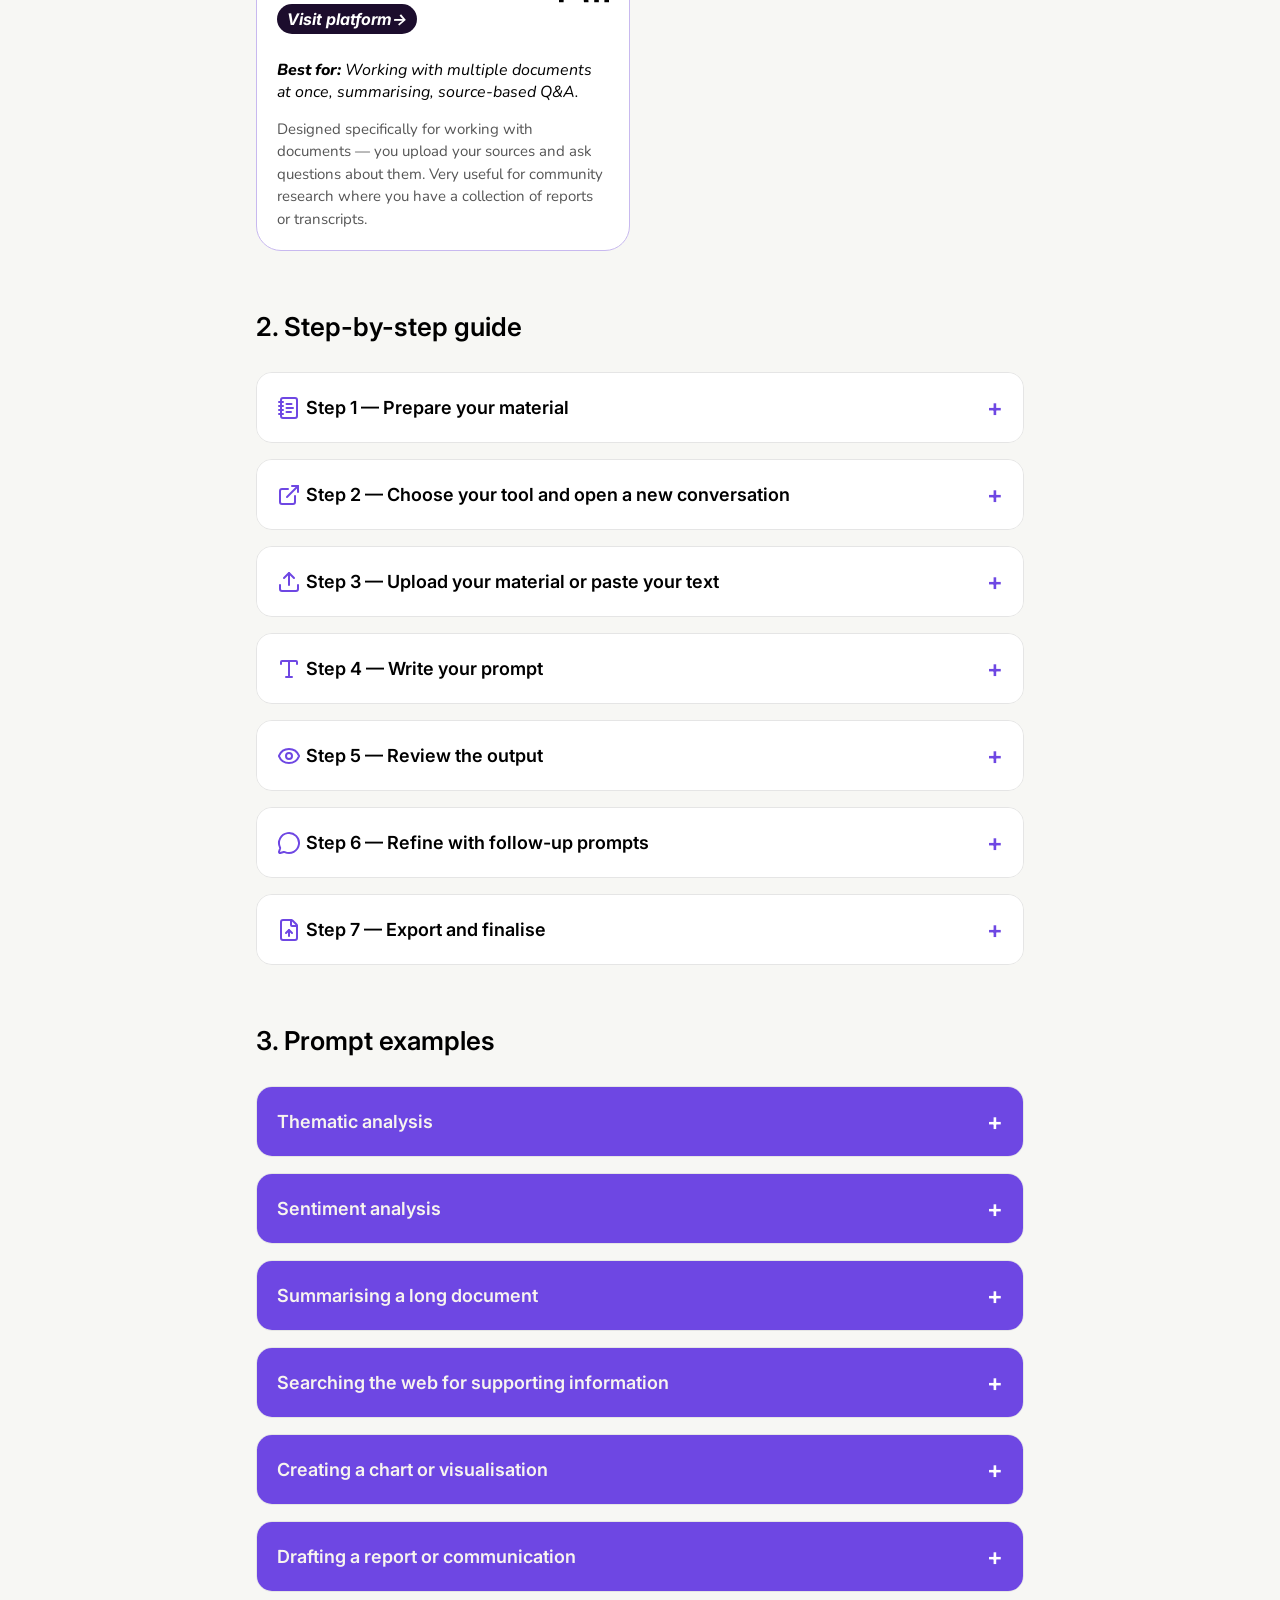
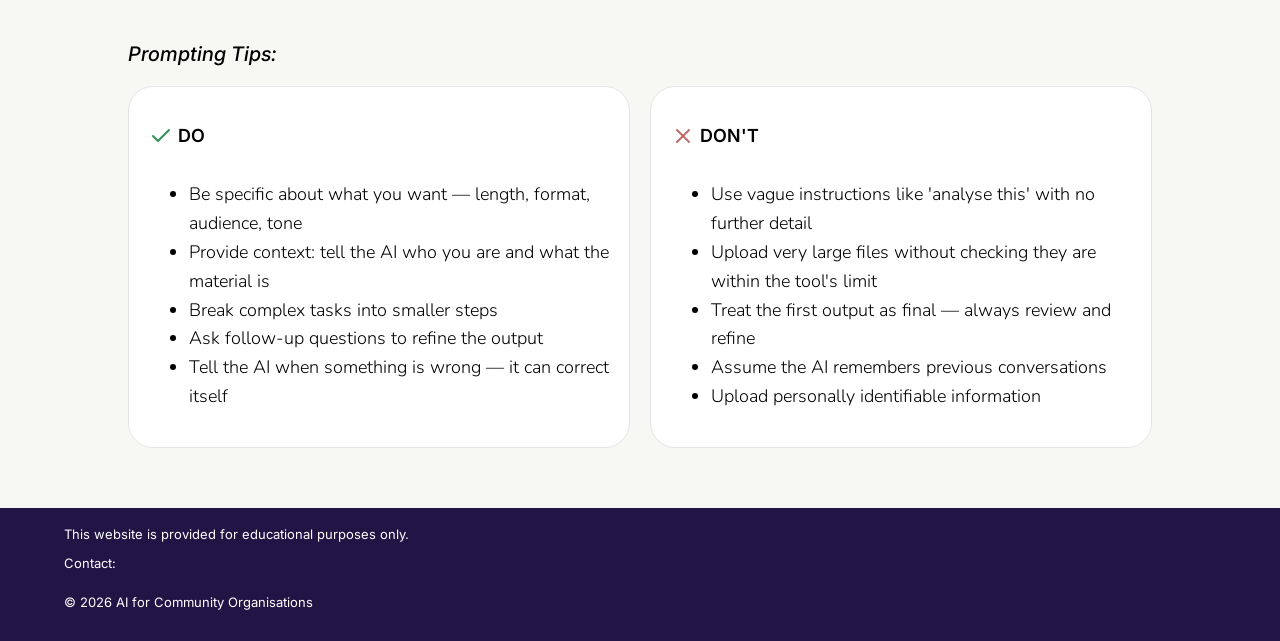
<file: how-can-you-use-ai.html>
<!DOCTYPE html>
<html lang="en">
<head>
    <meta charset="UTF-8">
    <meta name="viewport" content="width=device-width, initial-scale=1.0">
    <title>Gathering information</title>
    <link rel="stylesheet" href="style.css">
    <link rel="preconnect" href="https://fonts.googleapis.com">
    <link rel="preconnect" href="https://fonts.gstatic.com" crossorigin>
    <link href="https://fonts.googleapis.com/css2?family=Inter+Tight:ital,wght@0,100..900;1,100..900&family=Inter:ital,opsz,wght@0,14..32,100..900;1,14..32,100..900&display=swap" rel="stylesheet">
    <link href="https://fonts.googleapis.com/css2?family=Nunito:ital,wght@0,200..1000;1,200..1000&display=swap" rel="stylesheet">
    <link href="https://fonts.googleapis.com/css2?family=Roboto+Mono:ital,wght@0,100..700;1,100..700&display=swap" rel="stylesheet">
</head>

<body>
    <header style="background-color: #E8E3F0; border-radius: 0px 0px 25px 0px;">
        <button class="burger-menu" id="burger-menu">

            <span></span>
            <span></span>
            
        </button>
            <nav class="nav" id="nav">
                <a href="index.html" class="logo"><img src="imgs/project-name.svg"></a>
                <a class="page-link" href="aboutus.html" target="_blank">ABOUT US</a><!-- add link to about us page -->
                <a class="page-link" href="how-can-you-gather-information.html" target="_blank">HOW CAN YOU GATHER INFORMATION?</a>
                <a class="page-link" href="how-can-you-use-ai.html" style="background-color: #211546; border-radius: 25px; color: #E8E3F0;">HOW CAN YOU USE AI?</a>
                <a class="page-link" href="ethics-reporting.html" target="_blank">ETHICS & REPORTING</a>
                <a class="page-link" href="troubleshooting.html" target="_blank">TROUBLESHOOTING</a>

            </nav>
            <section class="phone-logo" style="z-index: 2000;">
                <a href="index.html">
                   <img src="imgs/project-name.svg"> 
                </a>
            </section>
        </header>
    <main>

        <section class="intro-how-can-you-use-ai-section">
            <div class="intro-how-can-you-use-ai">
                <p class="sub-headings">Introduction to Using AI</p>
                <p class="paragraph-section">This page takes you through the process of using an AI tool step by step — from uploading your material to producing a final output. It also gives you ready-made prompt examples for the most common tasks. 
                </p>
            </div>
        </section>

        <section class="in-this-section-how-can-you-use-ai-section">
            <div class="in-this-section-how-can-you-use-ai">
                <p class="sub-headings">In this section you will learn how to… </p>
                <ul>
                    <li class="paragraph-section">Choose the right AI tool for your task</li>
                    <li class="paragraph-section">Upload or paste your material </li>
                    <li class="paragraph-section">Write effective prompts </li>
                    <li class="paragraph-section">Review and refine AI outputs </li>
                    <li class="paragraph-section">Produce a final report or communication </li>
                </ul>
            </div>
        </section>
        
        <section class="tools-you-can-use-section">
            <div class="tools-you-can-use-heading">
                <p class="card-heading">1. Tools you can use</p><br>
                <p class="paragraph-section">There are many AI tools available, and they all work in a broadly similar way. Below are some of the most common ones relevant to community and third-sector research work — but this is not an exhaustive list, and new tools are emerging all the time. </p>
                    <p class="tool-card-note"><spn style="font-style: italic; font-weight: 600;">*All tools have free versions. This website is not affiliated with any of them.</spn>
                </p>
            </div>
        </section>

        <section class="tools-you-can-use-content-section">
            <div class="tools-you-can-use-content">
                <div class="tools-card">

                    <div class="tool-group">
                        <h3 class="tool-title">ChatGPT (by OpenAI)</h3>
                        <img src="imgs/chatgpt-logo.svg" alt="chatGPT logo"> 
                    </div>
                    <a class="visit-tool visit-chat-gpt" href="https://chatgpt.com/" target="_blank">Visit platform-></a>
                    <p class="best-for-text"><span style="font-style: italic; font-weight: 800;">Best for: </span> <span style="font-style: italic;"> General analysis, drafting reports, thematic analysis of text.</span>
                    </p>
                    <p class="tool-desc">One of the most widely used AI tools. Good for general text analysis, summarising, drafting, and working with documents. A free version is available; the paid version (ChatGPT Plus) gives access to more powerful features and higher limits. 
                    </p>
                    
                </div>
            </div>

            <div class="tools-you-can-use-content">
                <div class="tools-card">

                    <div class="tool-group">
                        <h3 class="tool-title">Claude (by Anthropic) </h3>
                        <img src="imgs/claude2.svg" alt="Claude logo"> 
                    </div>
                    <a class="visit-tool visit-chat-gpt" href="https://claude.com/" target="_blank">Visit platform-></a>
                    <p class="best-for-text"><span style="font-style: italic; font-weight: 800;">Best for: </span> <span style="font-style: italic;"> Detailed thematic analysis, long documents, ethical sensitivity in outputs.</span>
                    </p>
                    <p class="tool-desc">Known for being careful with language and good at nuanced analysis. Handles long documents well. 
                    </p>   

                </div>
            </div>

            <div class="tools-you-can-use-content">
                <div class="tools-card">

                    <div class="tool-group">
                        <h3 class="tool-title">Gemini (by Google)</h3>
                        <img src="imgs/gemini-logo.svg" alt="Gemine logo"> 
                    </div>
                    <a class="visit-tool visit-chat-gpt" href="https://gemini.google.com/" target="_blank">Visit platform-></a>
                    <p class="best-for-text"><span style="font-style: italic; font-weight: 800;">Best for: </span> <span style="font-style: italic;"> Summarising documents, working within Google tools, searching the web for supporting information.</span>
                    </p>
                    <p class="tool-desc">Google's AI tool. Integrates well with Google Docs and Google Drive. Useful if your organisation already uses Google Workspace. 
                    </p>

                </div>
            </div>

            <div class="tools-you-can-use-content">
                <div class="tools-card">

                    <div class="tool-group">
                        <h3 class="tool-title">Microsoft Copilot (by Microsoft)</h3>
                        <img src="imgs/copilot2.svg" alt="Copilot logo"> 
                    </div>
                    <a class="visit-tool visit-chat-gpt" href="https://copilot.cloud.microsoft/" target="_blank">Visit platform-></a>
                    <p class="best-for-text"><span style="font-style: italic; font-weight: 800;">Best for: </span> <span style="font-style: italic;"> Summarising documents, drafting emails and reports, working within Word or Excel, analysing spreadsheet data. </span>
                    </p>
                    <p class="tool-desc"> Microsoft's AI tool, built into Windows and integrated with Microsoft 365 applications including Word, Excel, and Outlook. If your organisation already uses Microsoft products, Copilot may already be available to you at no extra cost. 
                    </p>

                </div>
            </div>

            <div class="tools-you-can-use-content">
                <div class="tools-card">

                    <div class="tool-group">
                        <h3 class="tool-title">NotebookLM (by Google) </h3>
                        <img src="imgs/notebooklm.svg" alt="NotebookLM logo"> 
                    </div>
                    <a class="visit-tool visit-chat-gpt" href="https://notebooklm.google/" target="_blank">Visit platform-></a>
                    <p class="best-for-text"><span style="font-style: italic; font-weight: 800;">Best for: </span> <span style="font-style: italic;"> Working with multiple documents at once, summarising, source-based Q&A.</span>
                    </p>
                    <p class="tool-desc"> Designed specifically for working with documents — you upload your sources and ask questions about them. Very useful for community research where you have a collection of reports or transcripts.  
                    </p>

                </div>
            </div>
        </section>

        <section class="guide-heading-section">
            <div class="guide">
                <p class="card-heading">2. Step-by-step guide</p>
            </div>
        </section>

        <section class="guide-section">
            <div class="guide">
                <div class="accordion">

                    <div class="accordion-item">
                        <button class="accordion-header">
                            <div class="accordion-header-group">
                                <img src="imgs/notebook-text.svg" alt="book icon">
                                <span>Step 1 — Prepare your material</span>
                            </div>
                            <span class="accordion-icon">+</span>
                        </button>
                        <div class="accordion-content">
                            <p class="paragraph-section" style="font-weight: 600;">Before you open an AI tool, make sure your material is ready: </p>
                            <ul>
                                <li class="paragraph-section">Text documents should be in a readable format (<span style="font-style: italic; font-weight: 500;">Word, PDF, or plain text</span>).</li> 
                                <li class="paragraph-section">Voice recordings should be transcribed into text. </li>
                                <li class="paragraph-section">Personal information should be anonymised.</li>
                            </ul>
                        </div>
                    </div>

                    <div class="accordion-item">
                        <button class="accordion-header">
                            <div class="accordion-header-group">
                                <img src="imgs/external-link.svg" alt="new conversation-icon">
                                <span>Step 2 — Choose your tool and open a new conversation </span>
                            </div>
                            <span class="accordion-icon">+</span>
                        </button>
                        <div class="accordion-content">
                            <p class="paragraph-section">Open the tool of your choice and start a new chat or notebook. Each conversation starts fresh — the AI does not remember previous sessions unless you are using a tool with memory enabled. </p>
                        </div>
                    </div>

                    <div class="accordion-item">
                        <button class="accordion-header">
                            <div class="accordion-header-group">
                                <img src="imgs/upload.svg">
                                <span>Step 3 — Upload your material or paste your text</span>
                            </div>
                            <span class="accordion-icon">+</span>
                        </button>
                        <div class="accordion-content">
                            <p class="paragraph-section">Most tools allow you to attach a file (PDF, Word document, or spreadsheet) or paste text directly into the chat.  </p>
                        </div>
                    </div>

                    <div class="accordion-item">
                        <button class="accordion-header">
                            <div class="accordion-header-group">
                                <img src="imgs/type.svg" alt="type-icon">
                                <span>Step 4 — Write your prompt </span>
                            </div>
                            <span class="accordion-icon">+</span>
                        </button>
                        <div class="accordion-content">
                            <p class="paragraph-section">A <span style="font-weight: 700;">prompt</span> is the instruction you give the AI. The clearer your prompt, the better the output. A good prompt usually includes:  </p>
                            <ul>
                                <li class="paragraph-section"><span style="font-weight: 700;">What the AI should do</span> — e.g. 'Summarise', 'Identify themes', 'Write a report' </li> 
                                <li class="paragraph-section"><span style="font-weight: 700;">What the material is</span> — e.g. 'These are responses from a community consultation'  </li>
                                <li class="paragraph-section"><span style="font-weight: 700;">Who the output is for</span> — e.g. 'This will be read by council officers' </li>
                                <li class="paragraph-section"><span style="font-weight: 700;">Any constraints</span> — e.g. 'Keep it under 500 words' or 'Use plain language'  </li>
                            </ul>
                            <p class="paragraph-section">See the prompt cards below for ready-made examples you can copy and adapt. </p>
                        </div>
                    </div>

                    <div class="accordion-item">
                        <button class="accordion-header">
                            <div class="accordion-header-group">
                                <img src="imgs/eye.svg" alt="eye-icon">
                                <span>Step 5 — Review the output</span>
                            </div>
                            <span class="accordion-icon">+</span>
                        </button>
                        <div class="accordion-content">
                            <p class="paragraph-section">Read the AI's response carefully. Ask yourself: </p>
                            <ul>
                                <li class="paragraph-section">Is this accurate? Does it match what the source material actually says? </li> 
                                <li class="paragraph-section">Is anything missing? Has the AI left out important voices or concerns? </li>
                                <li class="paragraph-section">Is the tone right for the intended audience?</li>
                                <li class="paragraph-section">Are there any signs of bias or oversimplification?</li>
                            </ul>
                        </div>
                    </div>
                    
                    <div class="accordion-item">
                        <button class="accordion-header">
                            <div class="accordion-header-group">
                                <img src="imgs/message-circle.svg" alt="message circle icon">
                                <span>Step 6 — Refine with follow-up prompts</span>
                            </div>
                            <span class="accordion-icon">+</span>
                        </button>
                        <div class="accordion-content">
                            <p class="paragraph-section">You do not have to accept the first output. You can ask the AI to: </p>
                            <ul>
                                <li class="paragraph-section">'Make this shorter / longer'</li> 
                                <li class="paragraph-section">'Use simpler language' </li>
                                <li class="paragraph-section">'Add more detail on the theme of [topic]' </li>
                                <li class="paragraph-section">'Rewrite this for a non-specialist audience' </li>
                                <li class="paragraph-section">'Check whether you have missed any concerns raised by participants'  </li>
                            </ul>
                            <p class="paragraph-section">Think of it as a conversation, not a single command. Multiple rounds of refinement usually produce much better results than trying to write the perfect prompt first time.</p>
                        </div>
                    </div>

                    <div class="accordion-item">
                        <button class="accordion-header">
                            <div class="accordion-header-group">
                                <img src="imgs/file-up.svg" alt="export icon">
                                <span>Step 7 — Export and finalise</span>
                            </div>
                            <span class="accordion-icon">+</span>
                        </button>
                        <div class="accordion-content">
                            <p class="paragraph-section">Once you are happy with the output, copy it into your own document to format and finalise. Some AI tools will also allow you to export the answer in a format of your choice (e.g., word document, PDF, etc). 
                                Always review the full text one more time before sharing. The AI's version is a starting point, not a finished product. </p>
                        </div>
                    </div>


                </div>
    
            </div>
        </section>

        
        <section class="prompt-examples-heading-section">
            <div class="prompt-examples-heading">
                <p class="card-heading">3. Prompt examples</p>
            </div>
        </section>

        <section class="prompt-examples-section">
            <div class="prompt-examples">
                <div class="accordion">

                    <div class="accordion-item">
                        <button class="accordion-header" style="background-color: #6E47E3">
                            <div class="accordion-header-group">
                                <span style="color: #F7F4EF;">Thematic analysis </span>
                            </div>
                            <span class="accordion-icon" style="color: white">+</span>
                        </button>
                        <div class="accordion-content" style="background-color: white;">
                            <p class="paragraph-section">
                            <span style="font-family: Inter; font-weight: 600;">When to use:</span> You have a set of survey responses, interview transcripts, or consultation notes and want to identify the main themes. 
                            </p><br>
                            <p class="paragraph-section" style="font-size: 20px; font-family: Inter;font-weight: 600; padding-left: 5px; font-style: italic;">Example prompt:</p>
                            <p class="prompt-example-text">
                            I have uploaded [number] responses from a community consultation about [topic]. Please read through them and identify the main themes that emerge. For each theme, provide a short description and two or three example quotes that illustrate it.
                            </p>
                            <p class="paragraph-section"><br>
                            <span style="font-family: Inter; font-weight: 600;">What you will get:</span> A structured list of themes with descriptions and supporting quotes. Good starting point for a report or presentation. 
                            </p>
                        </div>
                    </div>

                    <div class="accordion-item">
                        <button class="accordion-header" style="background-color: #6E47E3">
                            <div class="accordion-header-group">
                                <span style="color: #F7F4EF;">Sentiment analysis </span>
                            </div>
                            <span class="accordion-icon" style="color: white">+</span>
                        </button>
                        <div class="accordion-content" style="background-color: white;">
                            <p class="paragraph-section">
                            <span style="font-family: Inter; font-weight: 600;">When to use:</span> You want to understand the overall mood or feeling in a set of responses — positive, negative, mixed, or neutral.
                            </p><br>
                            <p class="paragraph-section" style="font-size: 20px; font-family: Inter;font-weight: 600; padding-left: 5px; font-style: italic;">Example prompt:</p>
                            <p class="prompt-example-text">
                                I have uploaded responses from [number] community members about [topic]. Please analyse the overall sentiment of these responses. Identify what proportion are broadly positive, negative, or mixed. For each category, give a short summary of what is driving that sentiment and include one or two illustrative quotes.
                            </p>
                            <p class="paragraph-section"><br>
                            <span style="font-family: Inter; font-weight: 600;">What you will get:</span> A sentiment summary with proportions and supporting examples. Useful for impact reporting or councillor briefings.
                            </p>
                        </div>
                    </div>

                    <div class="accordion-item">
                        <button class="accordion-header" style="background-color: #6E47E3">
                            <div class="accordion-header-group">
                                <span style="color: #F7F4EF;">Summarising a long document </span>
                            </div>
                            <span class="accordion-icon" style="color: white">+</span>
                        </button>
                        <div class="accordion-content" style="background-color: white;">
                            <p class="paragraph-section">
                            <span style="font-family: Inter; font-weight: 600;">When to use:</span> You have a lengthy report, policy document, or meeting transcript and want a shorter version.
                            </p><br>
                            <p class="paragraph-section" style="font-size: 20px; font-family: Inter;font-weight: 600; padding-left: 5px; font-style: italic;">Example prompt:</p>
                            <p class="prompt-example-text">
                                Please summarise the attached document in [X] words or fewer. The summary is for [audience — e.g. 'a community group with no specialist knowledge' / 'senior managers']. Focus on the key findings and any recommended actions. Use plain, accessible language and avoid jargon. 
                            </p>
                            <p class="paragraph-section"><br>
                            <span style="font-family: Inter; font-weight: 600;">What you will get:</span> A summary matched to the length and audience you specified. 
                            </p>
                        </div>
                    </div>

                    <div class="accordion-item">
                        <button class="accordion-header" style="background-color: #6E47E3">
                            <div class="accordion-header-group">
                                <span style="color: #F7F4EF;">Searching the web for supporting information</span>
                            </div>
                            <span class="accordion-icon" style="color: white">+</span>
                        </button>
                        <div class="accordion-content" style="background-color: white;">
                            <p class="paragraph-section">
                            <span style="font-family: Inter; font-weight: 600;">When to use:</span> You want the AI to find publicly available data or reports to support your work. (Note: not all tools can search the web — ChatGPT with browsing enabled and Gemini can.)
                            </p><br>
                            <p class="paragraph-section" style="font-size: 20px; font-family: Inter;font-weight: 600; padding-left: 5px; font-style: italic;">Example prompt:</p>
                            <p class="prompt-example-text">
                                Please search for recent statistics or reports on [topic] in [location or country]. I am looking for information published in the last [X] years. Summarise the most relevant findings and include links to the original sources.  
                            </p>
                            <p class="paragraph-section"><br>
                            <span style="font-family: Inter; font-weight: 600;">What you will get:</span> A summary of publicly available information with source links for verification. Always check the sources yourself.
                            </p>
                        </div>
                    </div>

                    <div class="accordion-item">
                        <button class="accordion-header" style="background-color: #6E47E3">
                            <div class="accordion-header-group">
                                <span style="color: #F7F4EF;">Creating a chart or visualisation </span>
                            </div>
                            <span class="accordion-icon" style="color: white">+</span>
                        </button>
                        <div class="accordion-content" style="background-color: white;">
                            <p class="paragraph-section">
                            <span style="font-family: Inter; font-weight: 600;">When to use:</span> You have data in a spreadsheet or table and want to visualise it. You can paste the data directly into the prompt. 
                            </p><br>
                            <p class="paragraph-section" style="font-size: 20px; font-family: Inter;font-weight: 600; padding-left: 5px; font-style: italic;">Example prompt:</p>
                            <p class="prompt-example-text">
                                Here is data from [briefly provide some details]: [paste table or describe the data]. Please suggest the most appropriate type of chart for this data, explain why, and then create it. The chart is for [audience]. Make sure any labels are clear and accessible. 
                            </p>
                            <p class="paragraph-section"><br>
                            <span style="font-family: Inter; font-weight: 600;">What you will get:</span> A suggested chart type with rationale, followed by the chart itself. You can then export or screenshot it for your report.
                            </p>
                        </div>
                    </div>
                   
                    <div class="accordion-item">
                        <button class="accordion-header" style="background-color: #6E47E3">
                            <div class="accordion-header-group">
                                <span style="color: #F7F4EF;">Drafting a report or communication </span>
                            </div>
                            <span class="accordion-icon" style="color: white">+</span>
                        </button>
                        <div class="accordion-content" style="background-color: white;">
                            <p class="paragraph-section">
                            <span style="font-family: Inter; font-weight: 600;">When to use:</span> You want to produce a first draft of an impact report, briefing, leaflet, or email. 
                            </p><br>
                            <p class="paragraph-section" style="font-size: 20px; font-family: Inter;font-weight: 600; padding-left: 5px; font-style: italic;">Example prompt:</p>
                            <p class="prompt-example-text">Using the analysis and themes from our conversation so far [or: using the attached document], please draft a [type of document — e.g. two-page impact report / briefing for councillors / community newsletter]. The audience is [describe]. The tone should be [e.g. formal / accessible / motivating]. Include a short introduction, key findings, and a conclusion. Keep it under [word limit]. 
                            </p>
                            <p class="paragraph-section"><br>
                            <span style="font-family: Inter; font-weight: 600;">What you will get:</span> A complete first draft that you can edit, expand, and personalise before sharing.
                            </p>
                        </div>
                    </div>


                </div>
    
            </div>
        
        </section>

        <section class="prompting-tips-heading-section">
            <div class="prompting-tips-heading">
                 <p class="sub-headings">Prompting Tips:</p>
            </div>
        </section>

        <section class="prompting-tips-section">

            <div class="use-case-card">
                    <div class="use-case-card-group">
                        <img src="imgs/check.svg" alt="check icon">
                        <p class="use-case-card-title">DO</p>
                    </div>
                    <ul>
                        <li class="paragraph-section">Be specific about what you want — length, format, audience, tone </li>
                        <li class="paragraph-section">Provide context: tell the AI who you are and what the material is </li>
                        <li class="paragraph-section">Break complex tasks into smaller steps </li>
                        <li class="paragraph-section">Ask follow-up questions to refine the output </li>
                        <li class="paragraph-section">Tell the AI when something is wrong — it can correct itself</li>
                    </ul>
            </div>
            <div class="use-case-card">
                    <div class="use-case-card-group">
                        <img src="imgs/x.svg" alt="cross icon">
                        <p class="use-case-card-title"> DON'T</p>
                    </div>
                    <ul>
                        <li class="paragraph-section">Use vague instructions like 'analyse this' with no further detail </li>
                        <li class="paragraph-section">Upload very large files without checking they are within the tool's limit</li>
                        <li class="paragraph-section">Treat the first output as final — always review and refine </li>
                        <li class="paragraph-section">Assume the AI remembers previous conversations </li>
                        <li class="paragraph-section">Upload personally identifiable information</li>

                    </ul>
            </div>

        </section>

        

    </main>
    <script src="how-can-you-use-ai.js"></script>
    <script src="index.js"></script>

    <footer>
        <section class="footer-section2">
            <div class="footer-block">
                <p style="font-size: 13px; font-family: Inter; padding-top: 5px; ">This website is provided for educational purposes only.</p>
                <p style="font-size: 13px; font-family: Inter; padding-bottom: 10px; ">Contact: </p>
                <p style="font-size: 13px; font-family: Inter; ">© 2026 AI for Community Organisations</p><br>
            </div>
        </section>
    </footer>  
</body>
</file>
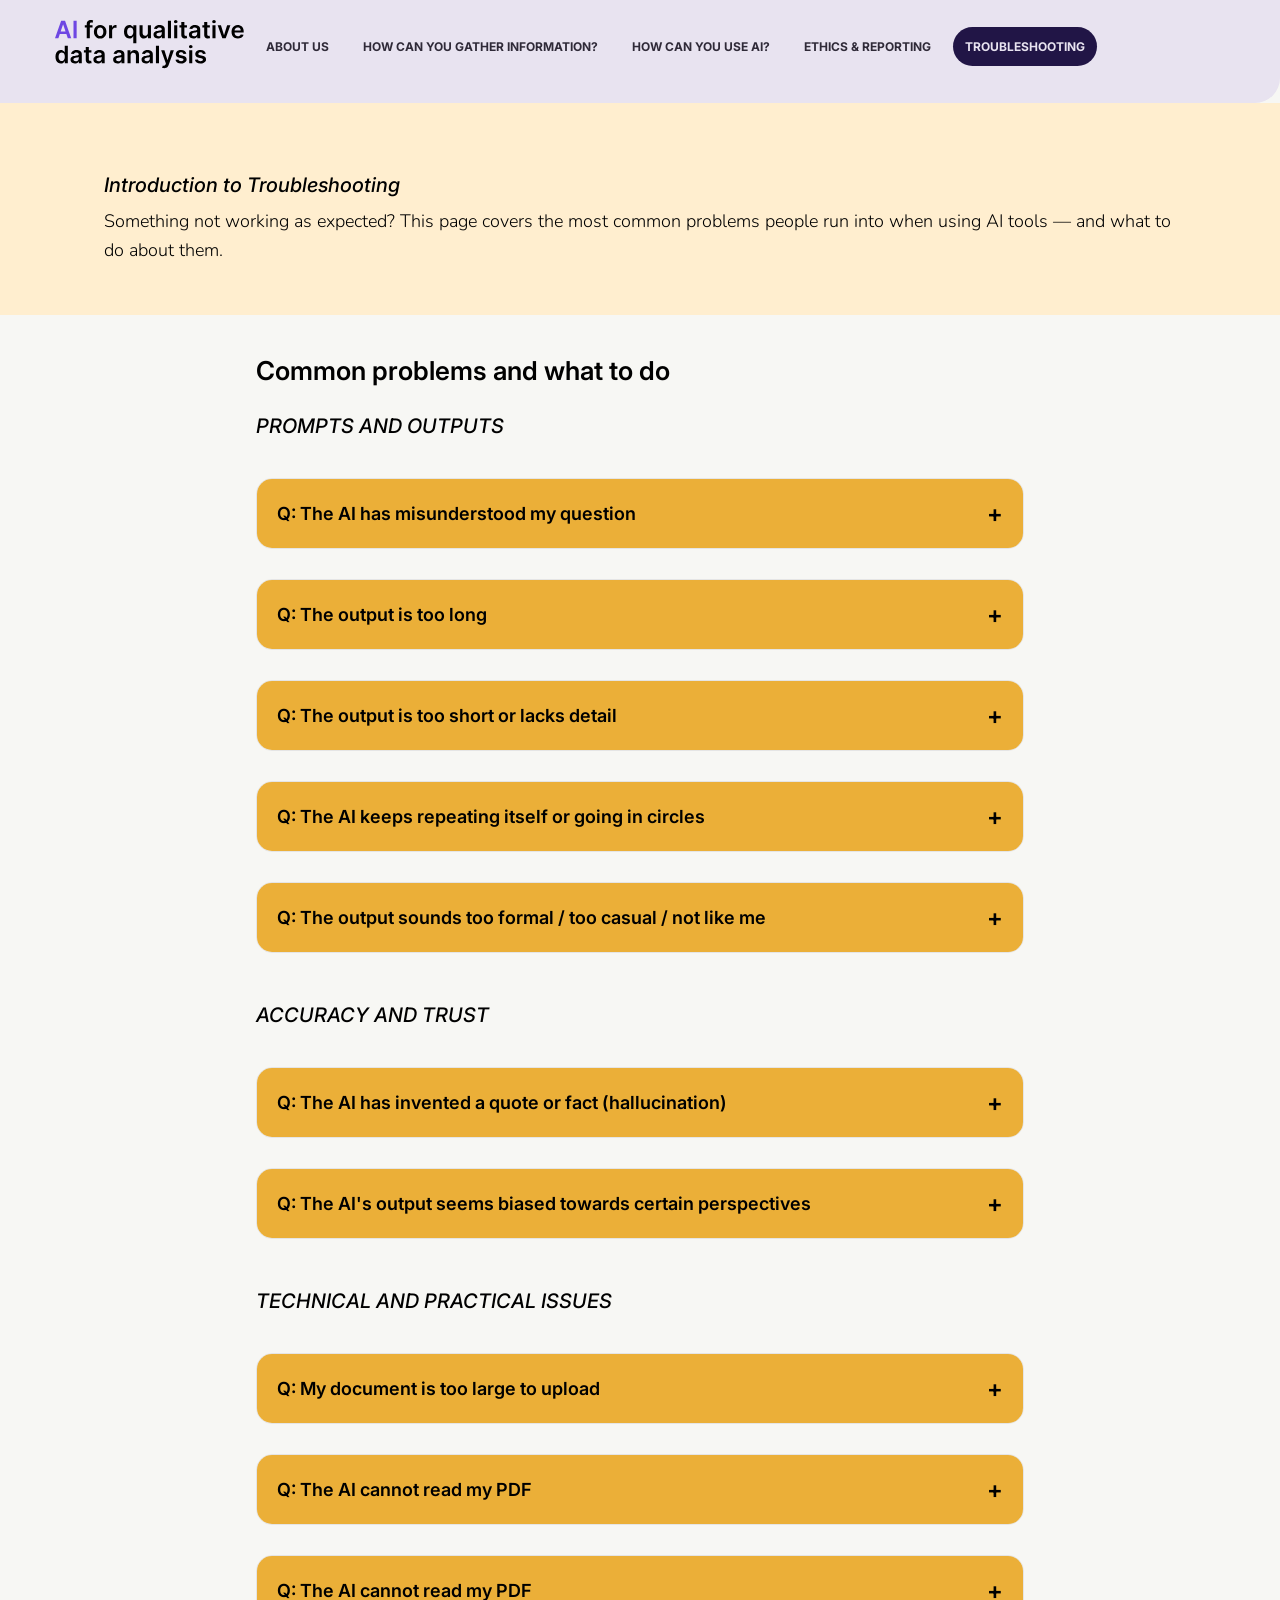
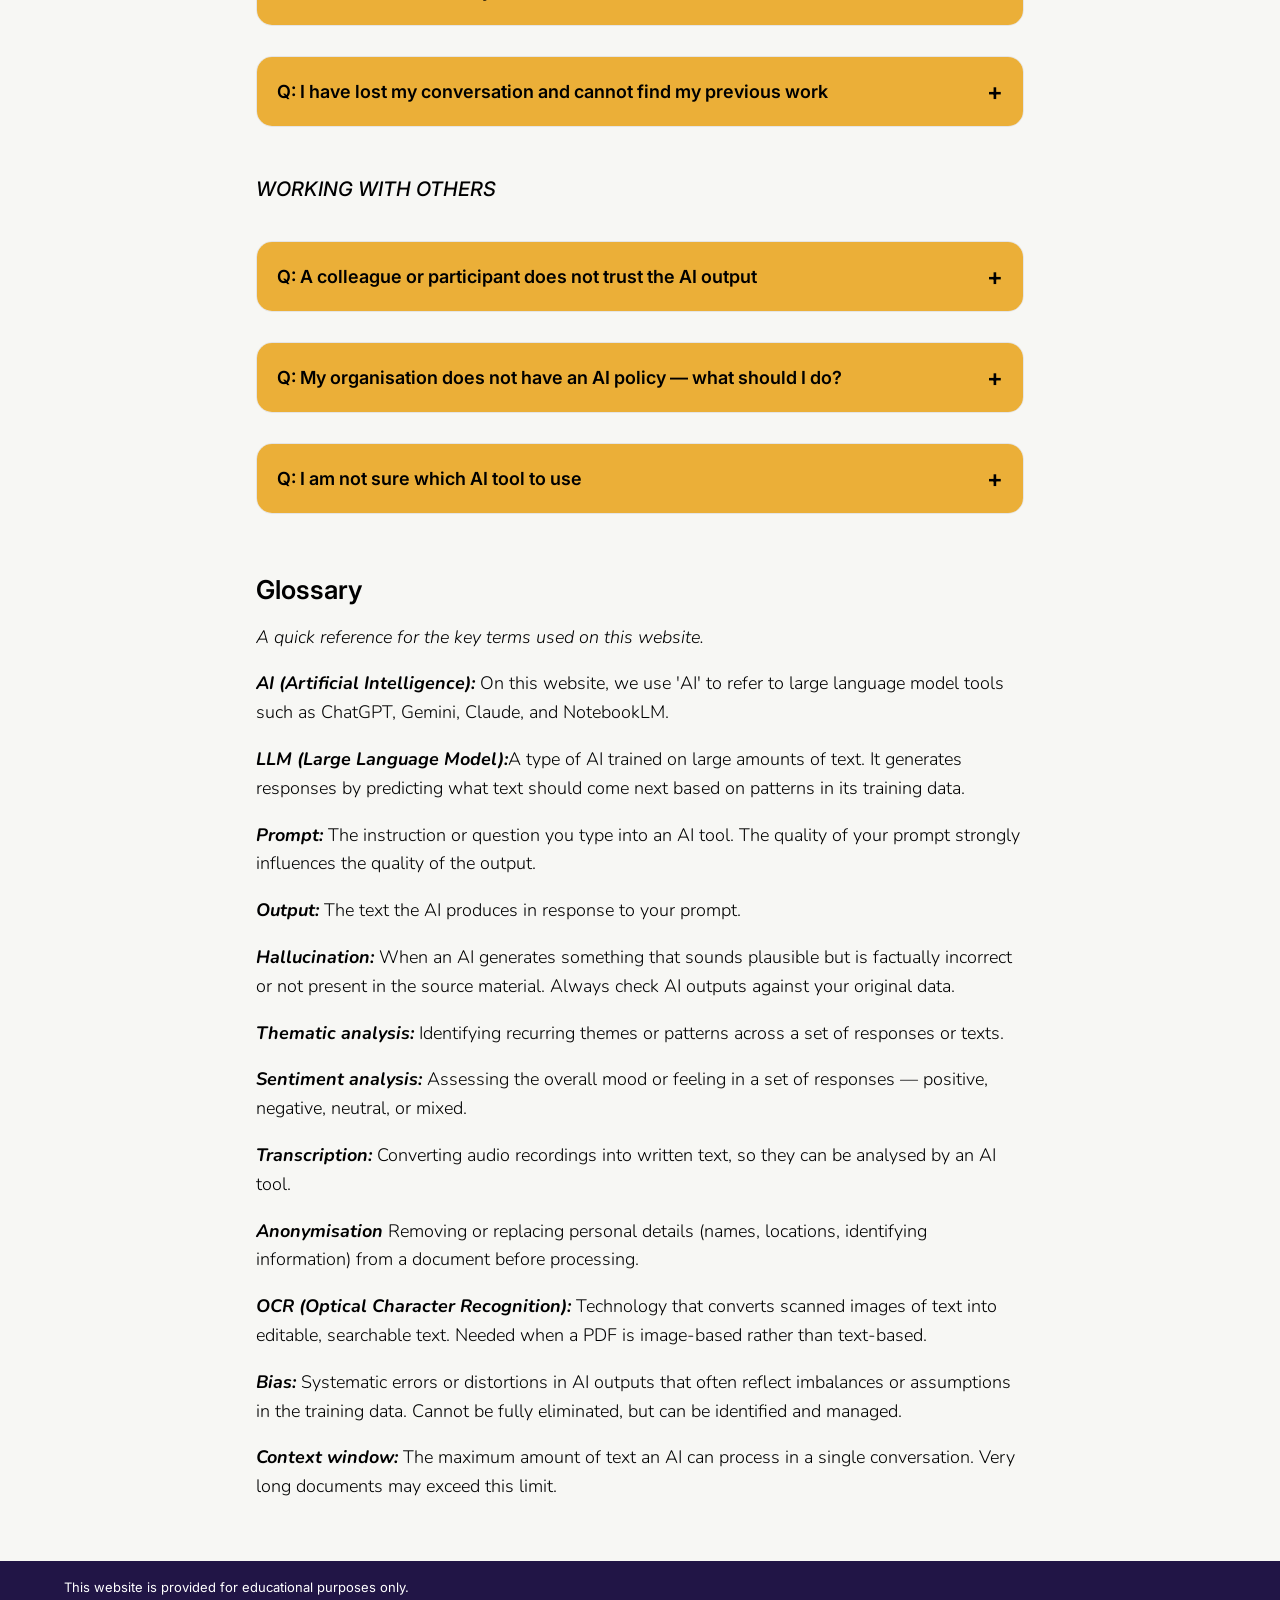
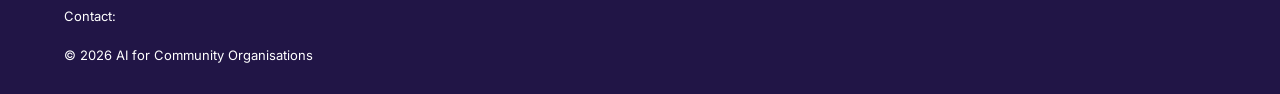
<file: troubleshooting.html>
<!DOCTYPE html>
<html lang="en">
<head>
    <meta charset="UTF-8">
    <meta name="viewport" content="width=device-width, initial-scale=1.0">
    <title>Troubleshooting</title>
    <link rel="stylesheet" href="style.css">
    <link rel="preconnect" href="https://fonts.googleapis.com">
    <link rel="preconnect" href="https://fonts.gstatic.com" crossorigin>
    <link href="https://fonts.googleapis.com/css2?family=Inter+Tight:ital,wght@0,100..900;1,100..900&family=Inter:ital,opsz,wght@0,14..32,100..900;1,14..32,100..900&display=swap" rel="stylesheet">
    <link href="https://fonts.googleapis.com/css2?family=Nunito:ital,wght@0,200..1000;1,200..1000&display=swap" rel="stylesheet">
    <link href="https://fonts.googleapis.com/css2?family=Roboto+Mono:ital,wght@0,100..700;1,100..700&display=swap" rel="stylesheet">
</head>

<body>
    <header style="background-color: #E8E3F0; border-radius: 0px 0px 25px 0px;">
        <button class="burger-menu" id="burger-menu">

            <span></span>
            <span></span>
            
        </button>
            <nav class="nav" id="nav">
                <a href="index.html" class="logo"><img src="imgs/project-name.svg"></a>
                <a class="page-link" href="aboutus.html" target="_blank">ABOUT US</a><!-- add link to about us page -->
                <a class="page-link" href="how-can-you-gather-information.html" target="_blank">HOW CAN YOU GATHER INFORMATION?</a>
                <a class="page-link" href="how-can-you-use-ai.html" target="_blank">HOW CAN YOU USE AI?</a>
                <a class="page-link" href="ethics-reporting.html" target="_blank">ETHICS & REPORTING</a>
                <a class="page-link" href="troubleshooting.html" style="background-color: #211546; border-radius: 25px; color: #E8E3F0;">TROUBLESHOOTING</a>

            </nav>
            <section class="phone-logo" style="z-index: 2000;">
                <a href="index.html">
                   <img src="imgs/project-name.svg"> 
                </a>
            </section>
        </header>
    <main>

        <section class="intro-how-can-you-use-ai-section">
            <div class="intro-how-can-you-use-ai">
                <p class="sub-headings">Introduction to Troubleshooting</p>
                <p class="paragraph-section"> Something not working as expected? This page covers the most common problems people run into when using AI tools — and what to do about them. 
                </p>
            </div>
        </section>

        <section class="tools-you-can-use-section">
            <div class="tools-you-can-use-heading">
                <p class="card-heading">Common problems and what to do</p><br>
                <p class="sub-headings">PROMPTS AND OUTPUTS </p>       
            </div>
        </section>

        <section class="prompt-examples-section">
            <div class="prompt-examples">
                <div class="accordion">

                    <div class="accordion-item">
                        <button class="accordion-header" style="background-color: #EBAF38">
                            <div class="accordion-header-group">
                                <span style="color: black;">Q: The AI has misunderstood my question </span>
                            </div>
                            <span class="accordion-icon" style="color: black">+</span>
                        </button>
                        <div class="accordion-content" style="background-color: white;">
                            <p class="paragraph-section">
                                Rephrase your prompt and be more specific. Add context: what the material is, and what you want the output to look like. For example, instead of 'Analyse this document', try: 'I have uploaded a set of consultation responses from community members about local transport. Please identify the three most common concerns and give one example quote for each.' If the AI is still off track, start a new conversation, sometimes a fresh start is more effective than trying to correct a confused thread. 
                            </p>
                        </div>
                    </div>

                </div>
    
            </div>
        </section>

        <section class="prompt-examples-section">
            <div class="prompt-examples">
                <div class="accordion">
                    <div class="accordion-item">
                        <button class="accordion-header" style="background-color: #EBAF38">
                            <div class="accordion-header-group">
                                <span style="color: black;">Q: The output is too long</span>
                            </div>
                            <span class="accordion-icon" style="color: black">+</span>
                        </button>
                        <div class="accordion-content" style="background-color: white;">
                            <p class="paragraph-section">
                                Ask the AI to shorten it. You can say: 'Please rewrite this in [X] words or fewer', or 'Give me a shorter version, keeping only the most important points.' You can also ask for a bullet-point summary: 'Summarise the above in five bullet points.' If length is consistently a problem, add a word limit to your original prompt. 
                            </p>
                        </div>
                    </div>
                </div>
            </div>
        </section>

        <section class="prompt-examples-section">
            <div class="prompt-examples">
                <div class="accordion">
                    <div class="accordion-item">
                        <button class="accordion-header" style="background-color: #EBAF38">
                            <div class="accordion-header-group">
                                <span style="color: black;">Q: The output is too short or lacks detail </span>
                            </div>
                            <span class="accordion-icon" style="color: black">+</span>
                        </button>
                        <div class="accordion-content" style="background-color: white;">
                            <p class="paragraph-section">
                                Ask the AI to expand. For example: 'Please add more detail to the section on [theme]', or 'Can you give more examples from the original material to support each theme?' You can also ask: 'Are there any important points you left out?' Sometimes the AI will flag things it abbreviated. 
                            </p>
                        </div>
                    </div>
                </div>
            </div>
        </section>

        <section class="prompt-examples-section">
            <div class="prompt-examples">
                <div class="accordion">
                    <div class="accordion-item">
                        <button class="accordion-header" style="background-color: #EBAF38">
                            <div class="accordion-header-group">
                                <span style="color: black;">Q: The AI keeps repeating itself or going in circles </span>
                            </div>
                            <span class="accordion-icon" style="color: black">+</span>
                        </button>
                        <div class="accordion-content" style="background-color: white;">
                            <p class="paragraph-section">
                                Start a new conversation. Long threads can cause the AI to loop or become less coherent. Before starting again, note down what worked and what did not, and write a cleaner, more focused prompt for the new session. 
                            </p>
                        </div>
                    </div>
                </div>
            </div>
        </section>

        <section class="prompt-examples-section">
            <div class="prompt-examples">
                <div class="accordion">
                    <div class="accordion-item">
                        <button class="accordion-header" style="background-color: #EBAF38">
                            <div class="accordion-header-group">
                                <span style="color: black;">Q: The output sounds too formal / too casual / not like me </span>
                            </div>
                            <span class="accordion-icon" style="color: black">+</span>
                        </button>
                        <div class="accordion-content" style="background-color: white;">
                            <p class="paragraph-section">
                                Give the AI a style example. Paste in a paragraph of your own writing and say: 'Please match this style and tone in your response.' You can also use instructions like: 'Write in plain, conversational language, don’t incorporate jargon' or 'Use a formal but accessible tone, suitable for a public report.' 
                            </p>
                        </div>
                    </div>
                </div>
            </div>
        </section>

        <section class="tools-you-can-use-section">
            <div class="tools-you-can-use-heading">
                <p class="sub-headings">ACCURACY AND TRUST</p>       
            </div>
        </section>

        <section class="prompt-examples-section">
            <div class="prompt-examples">
                <div class="accordion">
                    <div class="accordion-item">
                        <button class="accordion-header" style="background-color: #EBAF38">
                            <div class="accordion-header-group">
                                <span style="color: black;">Q: The AI has invented a quote or fact (hallucination) </span>
                            </div>
                            <span class="accordion-icon" style="color: black">+</span>
                        </button>
                        <div class="accordion-content" style="background-color: white;">
                            <p class="paragraph-section">
                                This is one of the most important risks of using AI. If you spot something that does not match your source material, do not include it. Correct the AI by saying: 'This quote does not appear in the material I provided. Please only use information from the documents I have given you.' Then go back and check the rest of the output more carefully. Consider adding this instruction to all your prompts: 'Only use information from the documents I have provided. Do not add external facts, statistics, or quotes.' 
                            </p>
                        </div>
                    </div>
                </div>
            </div>
        </section>

        <section class="prompt-examples-section">
            <div class="prompt-examples">
                <div class="accordion">
                    <div class="accordion-item">
                        <button class="accordion-header" style="background-color: #EBAF38">
                            <div class="accordion-header-group">
                                <span style="color: black;">Q: The AI's output seems biased towards certain perspectives </span>
                            </div>
                            <span class="accordion-icon" style="color: black">+</span>
                        </button>
                        <div class="accordion-content" style="background-color: white;">
                            <p class="paragraph-section">
                                Ask the AI to look specifically for underrepresented voices: 'Are there any perspectives in the material that are less well represented in your analysis? Please add a section on minority or dissenting views.' Also review the output against the original yourself, paying attention to whether certain types of responses — perhaps from smaller or more marginalised groups — have been underweighted. Adjust or add to the analysis by hand if needed. 
                            </p>
                        </div>
                    </div>
                </div>
            </div>
        </section>

        <section class="tools-you-can-use-section">
            <div class="tools-you-can-use-heading">
                <p class="sub-headings">TECHNICAL AND PRACTICAL ISSUES</p>       
            </div>
        </section>

        <section class="prompt-examples-section">
            <div class="prompt-examples">
                <div class="accordion">
                    <div class="accordion-item">
                        <button class="accordion-header" style="background-color: #EBAF38">
                            <div class="accordion-header-group">
                                <span style="color: black;">Q: My document is too large to upload </span>
                            </div>
                            <span class="accordion-icon" style="color: black">+</span>
                        </button>
                        <div class="accordion-content" style="background-color: white;">
                            <p class="paragraph-section">
                                Try splitting the document into sections and uploading them separately, analysing each one in turn. For very large collections of documents, consider using NotebookLM, which is designed to handle multiple sources. Alternatively, copy and paste the most relevant sections of text rather than uploading the full file
                            </p>
                        </div>
                    </div>
                </div>
            </div>
        </section>

        <section class="prompt-examples-section">
            <div class="prompt-examples">
                <div class="accordion">
                    <div class="accordion-item">
                        <button class="accordion-header" style="background-color: #EBAF38">
                            <div class="accordion-header-group">
                                <span style="color: black;">Q: The AI cannot read my PDF </span>
                            </div>
                            <span class="accordion-icon" style="color: black">+</span>
                        </button>
                        <div class="accordion-content" style="background-color: white;">
                            <p class="paragraph-section">
                                Some PDFs are scanned images rather than text-based documents. The AI cannot read text in image-only PDFs. You will need to convert the PDF to text first using an OCR (optical character recognition) tool — Microsoft Word can do this if you open the PDF directly. Once converted, save as a Word document and try again. 
                            </p>
                        </div>
                    </div>
                </div>
            </div>
        </section>

        <section class="prompt-examples-section">
            <div class="prompt-examples">
                <div class="accordion">
                    <div class="accordion-item">
                        <button class="accordion-header" style="background-color: #EBAF38">
                            <div class="accordion-header-group">
                                <span style="color: black;">Q: The AI cannot read my PDF </span>
                            </div>
                            <span class="accordion-icon" style="color: black">+</span>
                        </button>
                        <div class="accordion-content" style="background-color: white;">
                            <p class="paragraph-section">
                                Most AI tools cannot visit URLs directly. Instead of pasting a link, paste the relevant text from the page or document into the chat. For web content, you can copy and paste the text from your browser. For Google Docs, use File → Download → Plain Text and upload the downloaded file. 
                            </p>
                        </div>
                    </div>
                </div>
            </div>
        </section>

        <section class="prompt-examples-section">
            <div class="prompt-examples">
                <div class="accordion">
                    <div class="accordion-item">
                        <button class="accordion-header" style="background-color: #EBAF38">
                            <div class="accordion-header-group">
                                <span style="color: black;">Q: I have lost my conversation and cannot find my previous work </span>
                            </div>
                            <span class="accordion-icon" style="color: black">+</span>
                        </button>
                        <div class="accordion-content" style="background-color: white;">
                            <p class="paragraph-section">
                                Most AI tools save your conversation history automatically — look for a sidebar or history panel. If you cannot find it, check your account settings. For important work, always copy the AI's output into your own document as you go, rather than relying on the AI's conversation history. 
                            </p>
                        </div>
                    </div>
                </div>
            </div>
        </section>

        <section class="tools-you-can-use-section">
            <div class="tools-you-can-use-heading">
                <p class="sub-headings">WORKING WITH OTHERS </p>       
            </div>
        </section>

        <section class="prompt-examples-section">
            <div class="prompt-examples">
                <div class="accordion">
                    <div class="accordion-item">
                        <button class="accordion-header" style="background-color: #EBAF38">
                            <div class="accordion-header-group">
                                <span style="color: black;">Q: A colleague or participant does not trust the AI output </span>
                            </div>
                            <span class="accordion-icon" style="color: black">+</span>
                        </button>
                        <div class="accordion-content" style="background-color: white;">
                            <p class="paragraph-section">
                                Take the concern seriously and invite them to review the original material alongside the AI's analysis. Show them your process — the prompts you used, what you reviewed, what you changed. If their concern is about a specific claim, check it together. In some cases, the right response is to redo part of the analysis manually rather than relying on AI. Trust is more important than efficiency. 
                            </p>
                        </div>
                    </div>
                </div>
            </div>
        </section>
        
        <section class="prompt-examples-section">
            <div class="prompt-examples">
                <div class="accordion">
                    <div class="accordion-item">
                        <button class="accordion-header" style="background-color: #EBAF38">
                            <div class="accordion-header-group">
                                <span style="color: black;">Q: My organisation does not have an AI policy — what should I do? </span>
                            </div>
                            <span class="accordion-icon" style="color: black">+</span>
                        </button>
                        <div class="accordion-content" style="background-color: white;">
                            <p class="paragraph-section">
                                Start a conversation about it. Raise the question with your manager or board. In the meantime, use AI only for tasks where the data is non-sensitive and you are confident about consent. Document what you are doing and why. If your organisation does adopt a policy, make sure it covers: which tools are approved, what data can be processed, how AI use should be disclosed, and who is responsible for reviewing outputs. 
                            </p>
                        </div>
                    </div>
                </div>
            </div>
        </section>

        <section class="prompt-examples-section">
            <div class="prompt-examples">
                <div class="accordion">
                    <div class="accordion-item">
                        <button class="accordion-header" style="background-color: #EBAF38">
                            <div class="accordion-header-group">
                                <span style="color: black;">Q: I am not sure which AI tool to use  </span>
                            </div>
                            <span class="accordion-icon" style="color: black">+</span>
                        </button>
                        <div class="accordion-content" style="background-color: white;">
                            <p class="paragraph-section">
                                Start with one of the free options — ChatGPT or Gemini are good starting points for general tasks. If you are working primarily with documents, NotebookLM is worth exploring. Try the same task in more than one tool and compare the outputs. You do not need to commit to one tool permanently — different tasks may suit different tools. 
                            </p>
                        </div>
                    </div>
                </div>
            </div>
        </section>

        <section class="use-case-section">
                <div class="use-case">
                    <p class="card-heading">Glossary</p><br>
                    <p class="paragraph-section" style="font-style: italic;">
                        A quick reference for the key terms used on this website. 
                    </p><br>
                    <p class="paragraph-section">
                        <span style="font-weight: bold; font-style: italic">AI (Artificial Intelligence):</span> On this website, we use 'AI' to refer to large language model tools such as ChatGPT, Gemini, Claude, and NotebookLM. 
                    </p><br>
                    <p class="paragraph-section">
                        <span style="font-weight: bold; font-style: italic">LLM (Large Language Model):</span>A type of AI trained on large amounts of text. It generates responses by predicting what text should come next based on patterns in its training data. 
                    </p><br>
                    <p class="paragraph-section">
                        <span style="font-weight: bold; font-style: italic">Prompt:</span> The instruction or question you type into an AI tool. The quality of your prompt strongly influences the quality of the output. 
                    </p><br>
                    <p class="paragraph-section">
                        <span style="font-weight: bold; font-style: italic">Output:</span> The text the AI produces in response to your prompt. 
                    </p><br>
                    <p class="paragraph-section">
                        <span style="font-weight: bold; font-style: italic">Hallucination:</span> When an AI generates something that sounds plausible but is factually incorrect or not present in the source material. Always check AI outputs against your original data.
                    </p><br>
                    <p class="paragraph-section">
                        <span style="font-weight: bold; font-style: italic">Thematic analysis:</span> Identifying recurring themes or patterns across a set of responses or texts.
                    </p><br>
                    <p class="paragraph-section">
                        <span style="font-weight: bold; font-style: italic">Sentiment analysis:</span> Assessing the overall mood or feeling in a set of responses — positive, negative, neutral, or mixed. 
                    </p><br>
                    <p class="paragraph-section">
                        <span style="font-weight: bold;font-style: italic">Transcription:</span> Converting audio recordings into written text, so they can be analysed by an AI tool. 
                    </p><br>
                    <p class="paragraph-section">
                        <span style="font-weight: bold ;font-style: italic">Anonymisation</span> Removing or replacing personal details (names, locations, identifying information) from a document before processing. 
                    </p><br>
                    <p class="paragraph-section">
                        <span style="font-weight: bold; font-style: italic">OCR (Optical Character Recognition):</span> Technology that converts scanned images of text into editable, searchable text. Needed when a PDF is image-based rather than text-based.
                    </p><br>
                    <p class="paragraph-section">
                        <span style="font-weight: bold; font-style: italic">Bias:</span> Systematic errors or distortions in AI outputs that often reflect imbalances or assumptions in the training data. Cannot be fully eliminated, but can be identified and managed.
                    </p><br>
                    <p class="paragraph-section">
                        <span style="font-weight: bold; font-style: italic;">Context window:</span> The maximum amount of text an AI can process in a single conversation. Very long documents may exceed this limit. 
                    </p>


                    
                </div>
        </section>

   




    </main>
    <script src="ethics-reporting.js"></script>
    <script src="index.js"></script>
    <footer>
        <section class="footer-section2">
            <div class="footer-block">
                <p style="font-size: 13px; font-family: Inter; padding-top: 5px; ">This website is provided for educational purposes only.</p>
                <p style="font-size: 13px; font-family: Inter; padding-bottom: 10px; ">Contact: </p>
                <p style="font-size: 13px; font-family: Inter; ">© 2026 AI for Community Organisations</p><br>
            </div>
        </section>
    </footer>  

        </body>
</file>
<file: style.css>
body {margin: 0;}
*{
    box-sizing: border-box;
}

/* 
.container {
    max-width: 1200px;
    margin: 0 auto;
}

.burger-menu {
  display: flex;
  flex-direction: column;
  gap: 5px;

  background: none;
  border: none;
  cursor: pointer;
}

.burger-menu span {
    display: block;
    width: 24px;
    height: 1px;
    gap: 5px;
    background: black;
    border-radius: 5px;
}

.nav {display: none;}

.nav.active {display: inline;}

.dropdown-content {
    display: none;
    position: absolute;
    background-color: #f1f1f1;
    min-width: 160px;
    border-radius: 5px; */
    /* z-index: 1; */
/* }

.dropdown:hover .dropdown-content {display: flex; flex-direction: column;}

.intro-img img{
        display: none;
    }

    .intro-img {
        width: 100%;
        padding: 0 3%;
        box-sizing: border-box;
    } */

/*home page*/
/* .cards {
    display: grid;
    grid-template-columns: 1fr;
} */

/* @media (min-width: 768px) {

    .intro-img img{
        display: block;
        width: 100%;
    }

    .intro-img {
        width: 100%;
        padding: 0 3%;
        box-sizing: border-box;
    }

}

@media (min-width: 900px) {

    .row {
        display: grid;
        gap: 20px;
        margin-bottom: 20px;
    }

    .one-column {
        grid-template-columns: 1fr;
        display: flex;
        justify-content: center;
    }   


    .two-columns {
        grid-template-columns: 1fr 1fr;
    }

    .burger-menu span {
        display: none;
    }

    .nav {
        display: flex;
        justify-content: center;
        gap: 20px;
        align-items: center;
        justify-self: center;
    }
    .intro-img img{
        /* display: block; */
        /* justify-content: center;
        max-width: 100%;
        height:auto; */
        /* width: 100%;
        display: block;
    }

    .intro-img {
        width: 100%;
        padding: 0 3%;
        box-sizing: border-box;
    }

    .header {
        display: grid;
        grid-template-columns: auto 1fr auto;
        align-items: center;
        padding: 10px 20px;
    }

    .nav a{
    text-decoration: none;
    }

    .dropdown-button {
        background-color: white;
        color:black;
        font-size: 16px;
        padding: 16px;
        border: none;
    }

    .dropdown {
        position: relative;
        display: inline-block;
    }

    .dropdown-content a {
        color:black;
        padding: 12px 16px;
        text-align: none;
        display: block;
    }
} */

.test {
    background-color: white;
}

.content-text {
    margin-left: 30px;
}

html, body{
    background-color: #f7f7f4;
}

 .home-intro {
        width: 90%;
 }


.home-intro-section{
    display: grid;
    grid-template-columns: 1fr;
    justify-items: center;
    margin-bottom: 60px;
    margin-top: 20px;
        /* background-color: #FFEECF; */
    }

.burger-menu {
    display: flex;
    flex-direction: column;
    gap: 5px;
    padding: 20px;;

    background: none;
    border: none;
    cursor: pointer;
}

.burger-menu span {
    display: block;
    width: 24px;
    height: 2px;
    gap: 5px;
    background: #211646;
    border-radius: 5px;
}

/* .burger-menu:hover {
    background-color: #EBAF38;
} */

.nav {display: none;}

.nav a {
    text-decoration: none;
    color: #2F2A38;
    font-weight: 700;
}
.nav.active {
    display: flex; 
    flex-direction: column;
    position: absolute;
    z-index: 1000;
    background-color: #E8E3F0;
    border-radius: 0px 0px 25px 0px;
}

.nav.active img {display: none}

.phone-logo {
    display: flex;
    justify-content: flex-start;
    padding-left: 10px;
    padding-bottom: 10px;
}

.footer-section2 {
    display: grid;
    grid-template-columns: 1fr;
    justify-items: center;
    margin-top: 60px;
    background-color: #211546;
    color: white;
}

.footer-block {
    width: 90%;
     align-items: center;
}

.phone-logo img{
    display: block;
}


/* hr {
  border: none;
  height: 1px;
  background-color: black;
  margin: 0;
} */

.page-link {padding: 12px; font-family: Inter; font-size: 14px; font-weight: 500; color: #211546;}
.page-link:hover {background-color: #211546; border-radius: 25px; padding: 12px; color: #E8E3F0}


.dropdown-content{
    display: none;
    position: absolute;
    background-color: #f1f1f1;
    border-radius: 25px; 
    font-family: Inter;
    padding: 12px;
    gap: 20px;
    margin-top: 10px;
    /* z-index: 1; */
}

.dropdown-button button{
    color:black;
    font-family: Inter;
}

.dropdown-button:hover {background-color: lightgray; border-radius: 25px;}

.dropdown:hover .dropdown-content {display: flex; flex-direction: column;}

.dropdown-content:hover {background-color: #EBAF38; border-radius: 25px;}

.intro-img img {
    display: none;
}

.row {
    display: grid;
    gap: 20px;
}

.two-columns {
    grid-template-columns: 1fr;
    padding: 0 5% 0 5%;
    margin-top: 20px;
}

.one-column {
    grid-template-columns: 1fr;
    justify-items: center;
    padding: 0;
    margin-top: 20px;
}

.one-row {
    grid-template-columns: 1fr;
}

/* .start-learning {
    background-color: #EBAF38;
    border-radius: 25px;
    width: 200px;
    height: 30px;
    border: 0;
    font-family: Nunito;
    font-weight: 800;
} */

.start-learning:hover {background-color: lightgrey;}

.ai-example {font-family: Nunito;}

.paragraph-section {font-family: Nunito; margin: 0; line-height: 1.6;}

.paragraph-section-right {font-family: Nunito; margin: 0}


.card-heading {
    font-size: 26px;
    font-weight: 600;
    margin: 0 0 0 0;
    font-family: Inter;
}

.card-heading-right {
    font-size: 26px;
    font-weight: 600;
    margin: 0 0 0 0;
    font-family: Inter;
}


.ai-examples-section {
    display: flex;
    justify-content: center;
    align-items: center;
    flex-wrap: wrap;
    gap: 10px;
}

.ai-example {
    text-align: center;
    width: 65px;
    font-size: 12px;
}

.ai-example img {
    width: 100%;
    display: block;
}

.list-right li::before {content: "•";}


.list-right {
    list-style: none;
    font-family: Inter;
    font-size: 18px;
    font-style: italic;
    font-weight: 600;
    padding: 0;
}

.list {padding-left: 20px ; font-family: Nunito; font-size: 18px; font-style: italic; font-weight: 300;line-height: 1.6;}

.can-ai-make-mistakes-right {
    display: flex;
    gap: 10px;
    font-family: Inter;
}

.mistake-examples {
    background-color: #D9D9D9;
    border-radius: 15px;
    text-align: center;
    display: flex;
    align-items: center;
    justify-content: center;
    padding: 10px;
}

.footer-section {
    width: 100%;
    height: 20vw;
    background-color: #EBAF38;
    border-top-left-radius: 25px;
    border-top-right-radius: 25px;
    padding: 0;
    margin-top: 10%;
}

/* GATHERING INFO PAGE */

 .in-this-section-right {
    display: flex;
    flex-direction: column;
    gap: 20px;
}

.in-this-section-content {
    display: flex;
    align-items: center;
    border-radius: 25px;
    padding-left: 25px;
} 



.in-this-section-content p {color: black; width: 100%; background: rgb(255, 255, 255); box-shadow: 0 0 12px #a99bd4; border-radius: 25px; padding: 25px;}

.in-this-section-content:hover {box-shadow: 0 0 18px rgba(110, 71, 227, 0.35);}



/* GATHERING INFO PAGE */

.sub-headings {
    font-family: Inter;
    font-size: 20px;
    font-weight: 500;
    margin: 10px 0;
    font-style: italic;
}


.intro-to-gathering-info-section {
    display: grid;
    grid-template-columns: 1fr;
    justify-items: center;
    /* margin-top: 20px; */
    background-color: #FFEECF;
    color: black;
}

.intro-to-gathering-info {
    width: 90%;
    padding: 40px;
}

.is-my-data-private-section{
    display: grid;
    grid-template-columns: 1fr;
    justify-items: center;
    margin-top: 60px;
}


.feed-into-ai-menu {
    display: flex;
    flex-direction: column;
    background-color: white;
    border-radius: 25px;
}

.in-this-section-gathering-info-section {
    width: 90%;
    margin: 0 auto;
    margin-top: 40px;

    display: flex;
    align-items: center;
    justify-content: center;
    gap: 40px;
}

.in-this-section-left,
.in-this-section-right {
    flex: 1;
}

.in-this-section-left img {
        width: 100%;
        height: 100%;
        box-sizing: border-box;
        border-radius: 25px; 
}

.feed-into-ai-section {
    display: grid;
    width: 90%;
    grid-template-columns: 1fr;
    gap: 10px;
    margin-top: 32px;
    margin: 32px auto 0;
}

.test {
    display: flex;
    justify-content: center;
    flex-direction: column;
    border: 1px solid #e5e5e5;
    backdrop-filter: blur(10px);
}


.feed-headings {
    font-size: 18px;
    font-weight: 600;
    padding: 10px;
    font-family: Inter;
}
.feed-into-ai-menu-section {
    width: 100%;

}

.feed-into-ai-menu-part {
    background-color: white;
    padding: 5px;
    border-radius: 25px;
}

.feed-into-ai-content {
    width: 100%;
    height: 20px;
    background-color: white;
    height: auto;
    display: flex;
    align-items: center;
    border-radius: 25px;
    padding: 30px;
    padding-left: 60px;
    border: 1px solid #c8b9ef;
}

.feed-into-ai-menu-part.active {
    background: #eaeaea;
    font-weight: 600;
    border: 1px solid #c8b9ef;
}

.practical-limits-to-be-aware-of {
    width: 90%;
}

.limitations-grid {
    display: grid;
    width: 90%;
    grid-template-columns: 1fr;
    gap: 20px;
    margin-top: 32px;
    margin: 32px auto 0;
}

.limitation-card {
    background: white;
    padding: 20px;
    border-radius: 25px;
    transition: 0.3s ease;
    border: 1px solid #e5e5e5;
    backdrop-filter: blur(10px);
}

.limitation-card:hover {
    transform: translateY(-4px);
}

.limitation-icon {
    font-size: 28px;
    margin-bottom: 16px;
}

.limitation-title {
    font-size: 18px;
    font-weight: 600;
    margin-bottom: 10px;
    font-family: Inter;
}

.limitation-description {
    font-family: Nunito;
    font-size: 15px;
    line-height: 1.5;
    color: #555;
}

.is-my-data-private {
    width: 90%;
}

.consent-policy {
    width: 90%;
}

.in-this-section-content {
    padding: 0%;
}

/* .in-this-section-gathering-info-section {
        display: grid;
        grid-template-columns: 1fr;
        justify-items: center;
        margin: 0 auto;
        width: 90%;
        gap: 20px;
} */


.consent-policy-section {
    display: grid;
    grid-template-columns: 1fr;
    justify-items: center;
    margin-top: 60px;
}

.consent-policy {
    width: 90%;
}

.consent-policy-cards {
    width: 90%;
    margin: 0 auto;
}

.accordion {
    display: flex;
    flex-direction: column;
    gap: 16px;
}

.accordion-item {
    border: 1px solid #e5e5e5;
    border-radius: 16px;
    overflow: hidden;
}

.accordion-header {
    width: 100%;

    display: flex;
    justify-content: space-between;
    align-items: center;

    padding: 20px;

    background: white;
    border: none;

    text-align: left;
    cursor: pointer;

    font: inherit;
    font-size: 18px;
    font-weight: 600;

    font-family: Inter;
}

.accordion-header-group {
    display: flex;
    align-items: center;
    gap: 5px;
}

.accordion-content {
    display: none;

    padding: 20px 20px 20px;
}

.accordion-content li {
    line-height: 2;
}

.accordion-item.active .accordion-content {
    display: block;
    background-color: #E9E3FB;
}

.accordion-icon {
    font-size: 24px;
    color: #6E47E3;
    transition: transform 0.3s ease;
}

.accordion-item.active .accordion-icon {
    transform: rotate(45deg);
}

.use-case-section {
    display: grid;
    grid-template-columns: 1fr;
    justify-items: center;
    margin-top: 60px;
}

.use-case {
    width: 90%;
}

.use-case-questions {
    display: grid;
    grid-template-columns: 1fr;
    justify-items: center;
    margin: 0 auto;
    width: 90%;
    gap: 20px;
}

.use-case-card {
    width: 100%;
    height: auto;
    background-color: white;
    border-radius: 25px;
    padding: 20px;
    border: 1px solid #e5e5e5;
}

.use-case-card-group {
    display: flex;
    align-items: center;
    gap: 5px;
}

.useful-tips-section {
    display: grid;
    grid-template-columns: 1fr;
    justify-items: center;
    margin-top: 10px;
}

.useful-tips {
    width: 90%;
}

.useful-tips-group {
    display: flex;
    align-items: center;
    gap: 5px;
}

.read-more-button {
    padding: 0;
}

.useful-tips-content {
    background-color: #E9E3FB;
    border-radius: 25px;
    margin-top: 20px;
    padding: 20px;
    display: none;
    border: 1px solid #e5e5e5;
}

.useful-tips.active .read-more-button{
    transform: rotate(45deg);
}

.useful-tips-title {
    font-size: 18px;
    font-weight: 600;
    font-family: Inter;
    margin: 0;
}

.use-case-card-title {
    font-size: 18px;
    font-weight: 600;
    font-family: Inter;
}

.read-more-button{
    background: none;
    border: none;
    font-size: 24px;
    font-family: Inter;
    transition: transform 0.3s ease;
    color:#6E47E3;
    margin-bottom: 2px;
    padding: 0%;

}

.useful-tips-content { display: none; }

.useful-tips.active .useful-tips-content { display: block; }

.what-can-you-feed-into-ai-section {
    display: grid;
    grid-template-columns: 1fr;
    justify-items: center;
    margin-top: 60px;
}

.what-can-you-feed-into-ai {
    width: 90%;
}

.practical-limits-to-be-aware-of-section {
    display: grid;
    grid-template-columns: 1fr;
    justify-items: center;
    margin-top: 60px;
}

/* .footer-section2 {
    display: grid;
    grid-template-columns: 1fr;
    justify-items: center;
    margin-top: 60px;
}

.footer-block {
    width: 100%;
    background-color: #EBAF38;
} */

/* GATHERING INFO END */




/* HOW CAN YOU USE AI */

.intro-how-can-you-use-ai-section {
    display: grid;
    grid-template-columns: 1fr;
    justify-items: center;
    padding-top: 20px;
    padding-bottom: 10px;
    background-color: black;
    background-color: #FFEECF;
}

.intro-how-can-you-use-ai {
    width: 90%;
    padding: 40px;
}

.in-this-section-how-can-you-use-ai-section {
    display: grid;
    grid-template-columns: 1fr;
    justify-items: center;
    margin-top: 20px;
    
}

.in-this-section-how-can-you-use-ai {
    width: 90%;
}

.tools-you-can-use-content-section {
    width: 90%;
    display: grid;
    grid-template-columns: 1fr;
    justify-content: center;
    gap: 20px;
    margin: 0 auto;
}


.tools-you-can-use-section {
    display: grid;
    grid-template-columns: 1fr;
    justify-items: center;
    margin-top: 40px;  
    margin-bottom: 30px; 
}

.tools-you-can-use-heading {
    width: 90%;
}

.tools-you-can-use-content {
    background-color: white;
    border-radius: 25px;
    border: 1px solid #c8b9ef;
}

.tool-title {
    font-size: 18px;
    font-weight: 600;
    font-family: Inter;
    margin: 0;
}

.best-for-text {
    font-size: 16px;
    font-family: Nunito;
    padding: 30px 20px 10px;
    margin: 0%;
}

.tool-desc {
    font-family: Nunito;
    font-size: 15px;
    line-height: 1.5;
    color: #555;
    padding: 5px 20px 20px;
    margin: 0%;
}

.tool-group {
    display: flex;
    align-items: center;
    justify-content: space-between;
    margin: 20px 20px 0px;
}

.tool-group img{
    width: 50px;
    height: auto;
}

.visit-tool {
    margin: 5px 20px 20px;
    border-radius: 15px;
    padding: 5px 10px;
    border: none;
    font-family: Inter;
    font-size: 16px;
    font-weight: bold;
    font-style: italic;
    text-decoration: none;
    color: white;
}

.visit-chat-gpt {
    background-color: rgb(28, 13, 45);
}

.visit-tool:hover {
    background-color: #e5e5e5;
    color: black;
}

.tool-card-note {
    font-family: Nunito;
}

.guide-heading-section{
    display: grid;
    grid-template-columns: 1fr;
    justify-items: center;
    margin-top: 60px;
}

.guide-section{
    display: grid;
    grid-template-columns: 1fr;
    justify-items: center;
    margin-top: 30px;
}

.guide {
    width: 90%;
}

.prompt-examples-section{
    display: grid;
    grid-template-columns: 1fr;
    justify-items: center;
    margin-top: 30px;
}

.prompt-examples {
    width: 90%;
}

.prompt-examples-heading-section{
    display: grid;
    grid-template-columns: 1fr;
    justify-items: center;
    margin-top: 60px;
}

.prompt-examples-heading {
    width: 90%;
}

.prompt-example-text {
    font-size:16px;
    font-weight: 300;
    font-family: "Roboto Mono", monospace;
    background-color: #3C3950;
    padding: 20px;
    color: white;
    border-radius: 15px;
    font-style: italic;
    margin-top: 3px;
    margin-bottom: 0px;
}

.-tips-section {
    display: grid;
    grid-template-columns: 1fr;
    justify-items: center;
    margin: 60px auto;
    width: 90%;
    gap: 20px;
    margin-top: 20px;
}

.prompting-tips-heading-section {
    display: grid;
    grid-template-columns: 1fr;
    justify-items: center;
    margin-top: 40px;
}

.prompting-tips-heading {
    width: 90%;
}
/* HOW CAN YOU USE AI END */

/*  */
.about-us-section {
    display: grid;
    grid-template-columns: 1fr;
    justify-items: center;
    margin-top: 60px;
}

.about-us-paragraph {
    width: 90%;
}

.uwe-logo-section {
    display: flex;
    justify-content: center;
    margin-top: 40px;
}

.uwe-logo img{
    width: 150px;
    border-radius: 5px;
}
/*  */


@media (min-width: 480px) {


    .intro-img img {
        width: 100%;
        display: block;
    }

    .intro-img {
        width: 100%;
        padding: 1% 3%;
        box-sizing: border-box;
    }    

    .nav button{
        margin-left: 40px;
    }

    /* .nav {
        margin-left: 40px;
    } */

    .row {
        gap: 5%;
    }

    .two-columns {
        grid-template-columns: 1fr;
        padding: 0 5% 0 5%;
    }

    .ai-examples-section {
        display: flex;
        justify-content: center;
        align-items: center;
        flex-wrap: wrap;
        gap: 40px;
        /* flex-direction: column; */
    }

    .ai-example {
        text-align: center;
        width: 70px;
        font-size: 16px;
   }

   /* .in-this-section-left {
        display: display;
    } */

    .use-case-questions {
        display: grid;
        grid-template-columns: 1fr;
        justify-items: center;
        margin: 0 auto;
        width: 90%;
        gap: 20px;
    }

}



@media (min-width: 900px) {



    .burger-menu {
        display: none;
    }

    .dropdown-button {
        background-color: transparent;
        color:black;
        font-size: 16px;
        padding: 16px;
        border: none;
    }

    .two-columns {
        grid-template-columns: 1fr 1fr;
        padding: 0 5% 0 5%;
    }

    .nav {
    display: flex;
    justify-content: center;
    gap: 10px;
    align-items: center;
    justify-self: center;
    width: 90%;
    padding: 20px;
    }

    .home-intro-section{
        display: grid;
        grid-template-columns: 1fr;
        justify-items: center;
        margin-bottom: 60px;
        margin-top: 20px;
        /* background-color: #FFEECF; */
    }

    .home-intro {
        width: 70%;
        text-align: center;
    }

    /* .page-link{padding: 12px;} */
    .page-link:hover {background-color: #211546; border-radius: 25px; padding: 12px;transition: background-color 0.5s ease; color: #E8E3F0;}
    .page-link {font-size: 12px;}

    .dropdown-button:hover {background-color: lightgray; border-radius: 25px; transition: background-color 0.5s ease;}

    .intro-img img{
        width: 100%;
        display: block;
}

    .intro-img {
        width: 100%;
        padding: 1% 3%;
        box-sizing: border-box;
    } 

    .phone-logo img{
        display: none;
    }
    .start-learning:hover {background-color: lightgrey; transition: background-color 0.3s ease;}

    .card-heading {
        font-size: 26px;
        font-weight: 600;
        margin: 0 0 0 0;
    }

    .card-heading-right {
        font-size: 26px;
        font-weight: 600;
        margin: 0 0 0 0;
        text-align: right;
    }

    .paragraph-section {
        font-size: 18px;;
        font-weight: 300;
        margin: 0;
    }

    .paragraph-section-right {
        font-size: 18px;;
        font-weight: 300;
        margin: 0;
        text-align: right;
    }

    /* .what-ai-cannot-do-section {
        text-align: right;
    } */

 
/* 
    .ai-examples-section {
        display: flex;
        justify-content: center;
    } */
    .ai-examples-section {
        display: flex;
        justify-content: center;
        align-items: center;
        flex-wrap: wrap;
        gap: 8px;
        /* flex-direction: column; */
     }

        /* .ai-examples-section {
        display: grid;
        grid-template-columns: 1fr 1fr;
        text-align: center;
        justify-items: center;
     } */

   .ai-example {
    text-align: center;
    width: 80px;
    font-size:16px;
    font-weight: 400;
    /* padding-top: 60px; */
   }

   .ai-example img {
        width: 100%;
        display: block;
   }

   .list-right li{

        display: flex;
        justify-content: flex-end;
        align-items: center;
        gap: 10px;
   }

   .mistake-examples {
        width: 30vw;
        height: 5vw;
        border-radius: 25px;
   }

   .can-ai-make-mistakes-right {
        align-items: center;
        justify-content: center;
        flex-direction: column;
        text-align: center;
   }

   /* GATHERING INFO */


   .what-can-you-feed-into-ai {
    width: 60%;
}

   /* .in-this-section-left {
        display: flex;
        justify-content: center;
        align-items: center;
    } */

    .limitations-grid {
        display: grid;
        width: 60%;
        grid-template-columns: repeat(2, 1fr);
        gap: 20px;
        margin-top: 32px;
        margin: 32px auto 0;
    }

    .consent-policy-section {
        display: grid;
        grid-template-columns: 1fr;
        justify-items: center;
        margin-top: 50px;
    }

    .use-case-questions {
        display: grid;
        grid-template-columns: 1fr 1fr;
        justify-items: center;
        margin: 0 auto;
        width: 60%;
        gap: 20px;
    }

    .feed-into-ai-section {
        display: grid;
        width: 60%;
        grid-template-columns: 1fr 1fr;
        gap: 30px;
        margin-top: 32px;
        margin: 32px auto 0;
}

    .is-my-data-private {
        width: 60%;
    }

    /* HOW CAN YOU USE AI */

    .tools-you-can-use-content-section {
        width: 60%;
        display: grid;
        grid-template-columns: 1fr 1fr;
        justify-content: center;
        gap: 20px;
        margin: 0 auto;
    }



    .prompting-tips-section {
        display: grid;
        grid-template-columns: 1fr 1fr;
        justify-items: center;
        margin: 10px auto;
        width: 80%;
        gap: 20px;
}

        .about-us-paragraph {
            width: 60%;
        }

        .guide {
            width: 60%;
        }

        .prompt-examples {
            width: 60%;
        }

        .prompt-examples-heading {
            width: 60%;
        }

        .prompting-tips-heading {
            width: 80%;
        }

        .tool-title {
            margin-bottom: 20px;
        }

        .tools-you-can-use-heading {
            width: 60%;
        }

        /* ETHICS & REPOTING */
        .in-this-section-how-can-you-use-ai {
            width: 60%;
        }

        .practical-limits-to-be-aware-of {
            width: 60%;
        }

        .consent-policy {
            width: 60%;
        }

        .consent-policy-cards {
            width: 60%;
            margin: 0 auto;
        }

        .use-case {
            width: 60%;
        }

        .useful-tips {
            width: 60%;
        }
}

@media (max-width: 1112px) {
    /* .nav {
        display: none;
    } */

    .in-this-section-gathering-info-section {
        flex-direction: column;
    }

}
</file>
